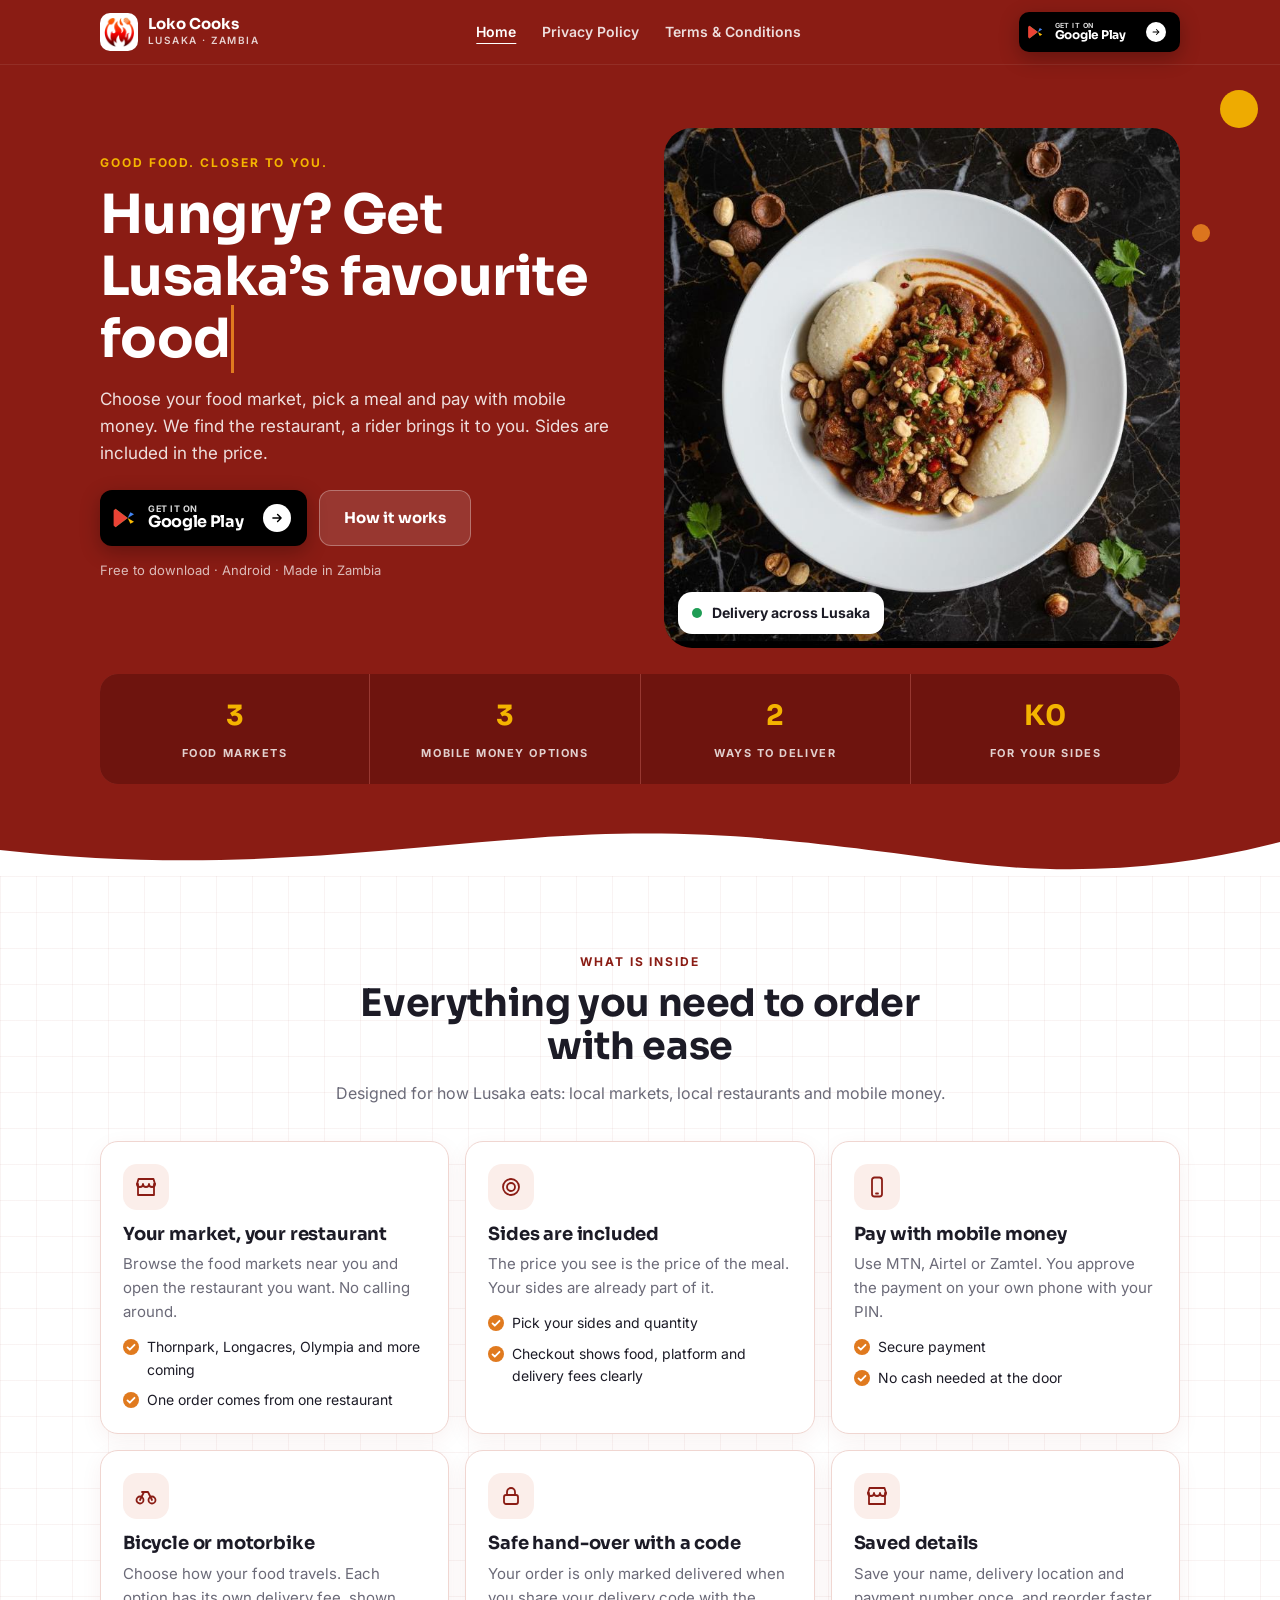
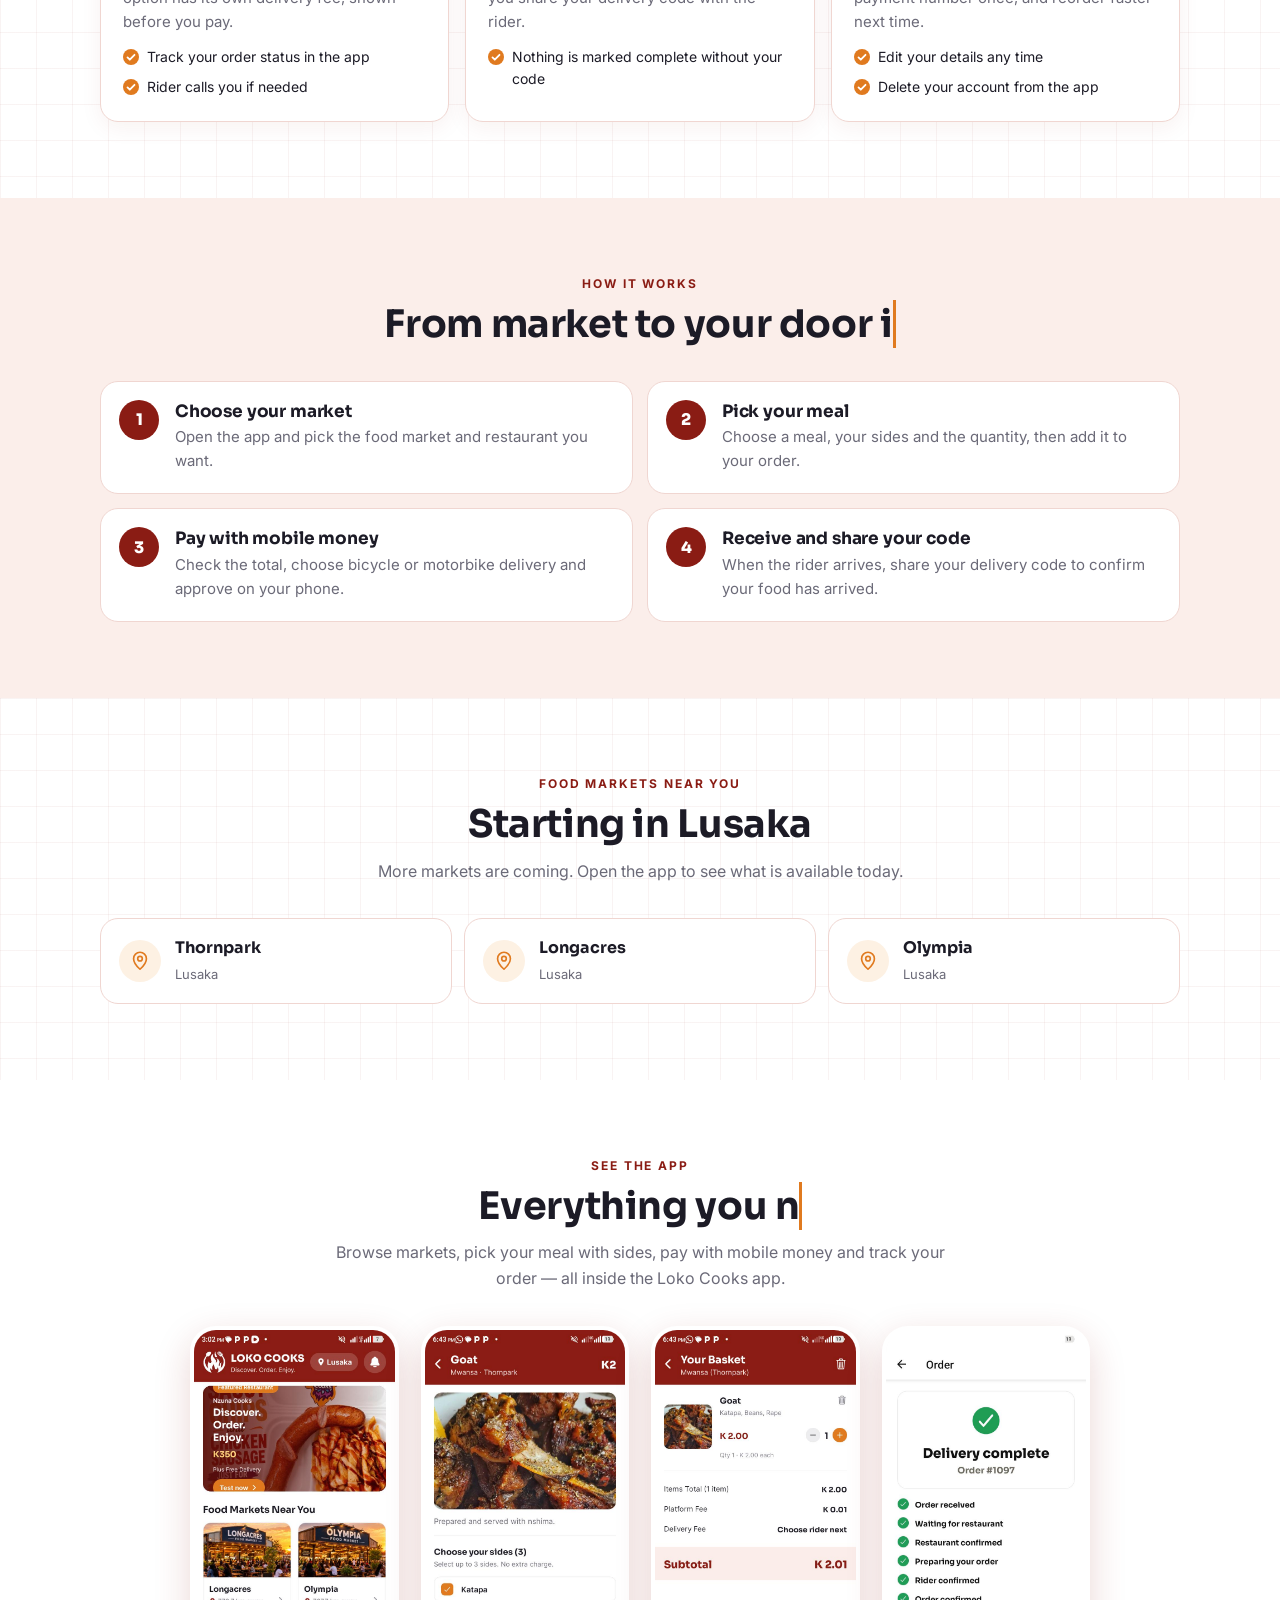
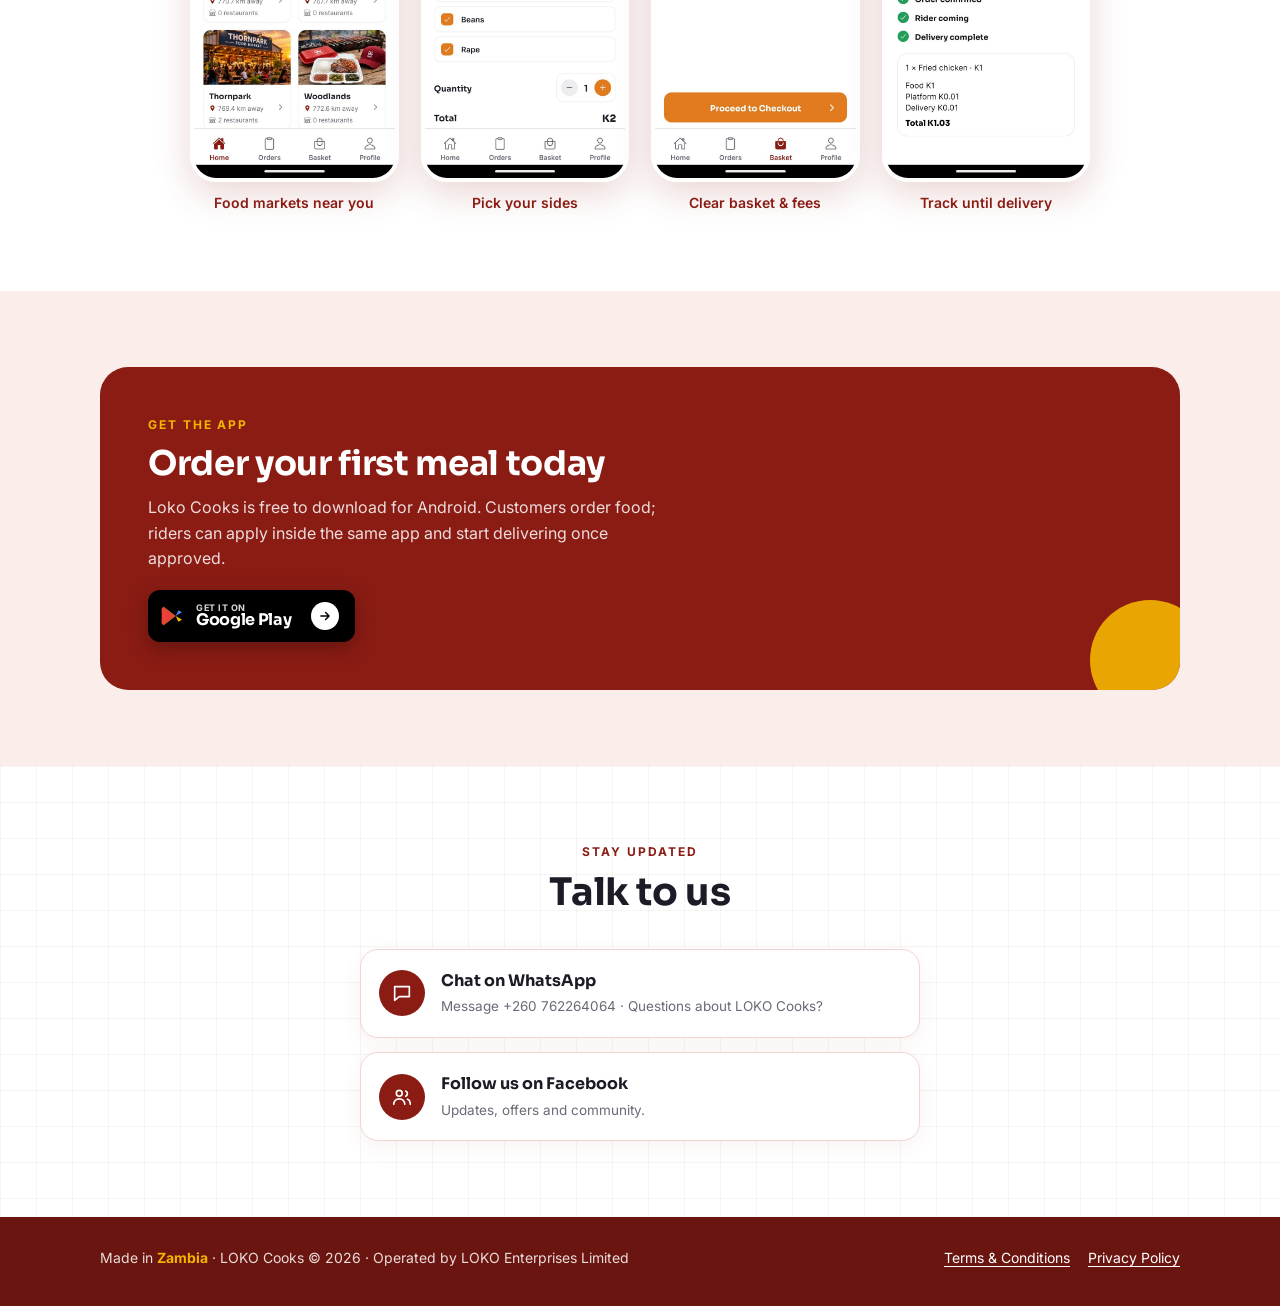
<file: index.html>
<!doctype html>
<html lang="en">
<head>
<meta charset="utf-8">
<meta name="viewport" content="width=device-width, initial-scale=1, maximum-scale=1, user-scalable=no">
<title>Loko Cooks · Good Food. Closer to You.</title>
<meta name="description" content="Loko Cooks brings food from Lusaka's markets to your door. Choose your market, pay with mobile money and track your order.">
<meta name="theme-color" content="#8a1c14">
<link rel="icon" type="image/png" href="img/favicon.png">
<link rel="preconnect" href="https://fonts.googleapis.com">
<link rel="preconnect" href="https://fonts.gstatic.com" crossorigin>
<link href="https://fonts.googleapis.com/css2?family=Inter:wght@400;500;600&family=Sora:wght@600;700;800&display=swap" rel="stylesheet">
<link rel="stylesheet" href="css/style.css">
</head>
<body>
<header class="site-header">
  <div class="wrap">
    <a class="brand" href="index.html" aria-label="Loko Cooks home">
      <img src="img/flame.png" alt="">
      <span><b>Loko Cooks</b><small>LUSAKA · ZAMBIA</small></span>
    </a>
    <nav class="nav" aria-label="Main">
      <a href="index.html" aria-current="page">Home</a>
      <a href="privacy.html">Privacy Policy</a>
      <a href="terms.html">Terms &amp; Conditions</a>
    </nav>
    <a class="play-badge play-badge-sm" href="https://play.google.com/store/apps/details?id=com.lokocooks.app" target="_blank" rel="noopener">
      <svg class="play-logo" viewBox="0 0 24 24"><path fill="#34A853" d="M3.2 20.5v-17L14.5 12z"/><path fill="#EA4335" d="M3.2 3.5L14.5 12 3.2 20.5 1.5 19V5z"/><path fill="#FBBC04" d="M14.5 12l5.8 3.4-3.3 1.9z"/><path fill="#4285F4" d="M14.5 12L20.3 8.6l-3.3-1.9z"/></svg>
      <span><small>GET IT ON</small><b>Google Play</b></span>
      <span class="arrow"><svg viewBox="0 0 24 24" fill="none" stroke="currentColor" stroke-width="2.5" stroke-linecap="round" stroke-linejoin="round"><path d="M5 12h14M13 6l6 6-6 6"/></svg></span>
    </a>
  </div>
</header>

<main>
<section class="hero" style="padding-bottom:0">
  <div class="dot-orb orb1"></div><div class="dot-orb orb2"></div>
  <div class="wrap grid">
    <div class="copy">
      <div class="eyebrow">Good Food. Closer to You.</div>
      <h1><span class="type-text">Hungry? Get Lusaka’s favourite food at your door.</span></h1>
      <p class="lead">Choose your food market, pick a meal and pay with mobile money. We find the restaurant, a rider brings it to you. Sides are included in the price.</p>
      <div class="cta">
        <a class="play-badge" href="https://play.google.com/store/apps/details?id=com.lokocooks.app" target="_blank" rel="noopener">
          <svg class="play-logo" viewBox="0 0 24 24" aria-hidden="true"><path fill="#34A853" d="M3.2 20.5v-17L14.5 12z"/><path fill="#EA4335" d="M3.2 3.5L14.5 12 3.2 20.5 1.5 19V5z"/><path fill="#FBBC04" d="M14.5 12l5.8 3.4-3.3 1.9z"/><path fill="#4285F4" d="M14.5 12L20.3 8.6l-3.3-1.9z"/></svg>
          <span><small>GET IT ON</small><b>Google Play</b></span>
          <span class="arrow"><svg viewBox="0 0 24 24" fill="none" stroke="currentColor" stroke-width="2.5" stroke-linecap="round" stroke-linejoin="round"><path d="M5 12h14M13 6l6 6-6 6"/></svg></span>
        </a>
        <a class="btn btn-ghost" href="#how">How it works</a>
      </div>
      <p class="note">Free to download · Android · Made in Zambia</p>
    </div>
    <div class="hero-photo slideshow">
      <div class="slides">
        <img src="img/slideshow/food1.jpg" alt="Stew with nshima and peanuts" class="slide active">
        <img src="img/slideshow/food2.jpg" alt="Grilled steak with salad and chips" class="slide">
        <img src="img/slideshow/food3.jpg" alt="Grilled chicken with chips" class="slide">
      </div>
      <div class="tag"><i></i> Delivery across Lusaka</div>
    </div>
  </div>
</section>

<div class="stats-wrap">
  <div class="wrap">
    <div class="stats">
      <div class="stat"><b>3</b><span>Food markets</span></div>
      <div class="stat"><b>3</b><span>Mobile money options</span></div>
      <div class="stat"><b>2</b><span>Ways to deliver</span></div>
      <div class="stat"><b>K0</b><span>For your sides</span></div>
    </div>
  </div>
  <svg class="wave" viewBox="0 0 1440 56" preserveAspectRatio="none" aria-hidden="true"><path d="M0 30C240 54 420 30 600 18 780 6 900 20 1080 42 1200 56 1320 50 1440 22V56H0z" fill="#fff"/></svg>
</div>

<section class="dotted" id="features">
  <div class="wrap">
    <div class="sec-head">
      <div class="eyebrow">What is inside</div>
      <h2>Everything you need to order with ease</h2>
      <p>Designed for how Lusaka eats: local markets, local restaurants and mobile money.</p>
    </div>
    <div class="cards three">
      <article class="card">
        <div class="ico"><svg viewBox="0 0 24 24" fill="none" stroke="currentColor" stroke-width="1.8" stroke-linecap="round" stroke-linejoin="round"><path d="M3 9l1.5-5h15L21 9"/><path d="M4 9v11h16V9"/><path d="M3 9a3 3 0 006 0 3 3 0 006 0 3 3 0 006 0"/></svg></div>
        <h3>Your market, your restaurant</h3>
        <p>Browse the food markets near you and open the restaurant you want. No calling around.</p>
        <ul class="ticks"><li>Thornpark, Longacres, Olympia and more coming</li><li>One order comes from one restaurant</li></ul>
      </article>
      <article class="card">
        <div class="ico"><svg viewBox="0 0 24 24" fill="none" stroke="currentColor" stroke-width="1.8" stroke-linecap="round" stroke-linejoin="round"><circle cx="12" cy="12" r="8"/><circle cx="12" cy="12" r="4"/></svg></div>
        <h3>Sides are included</h3>
        <p>The price you see is the price of the meal. Your sides are already part of it.</p>
        <ul class="ticks"><li>Pick your sides and quantity</li><li>Checkout shows food, platform and delivery fees clearly</li></ul>
      </article>
      <article class="card">
        <div class="ico"><svg viewBox="0 0 24 24" fill="none" stroke="currentColor" stroke-width="1.8" stroke-linecap="round" stroke-linejoin="round"><rect x="7" y="2.5" width="10" height="19" rx="2.5"/><path d="M11 18.5h2"/></svg></div>
        <h3>Pay with mobile money</h3>
        <p>Use MTN, Airtel or Zamtel. You approve the payment on your own phone with your PIN.</p>
        <ul class="ticks"><li>Secure payment</li><li>No cash needed at the door</li></ul>
      </article>
      <article class="card">
        <div class="ico"><svg viewBox="0 0 24 24" fill="none" stroke="currentColor" stroke-width="1.8" stroke-linecap="round" stroke-linejoin="round"><circle cx="6" cy="16" r="3.5"/><circle cx="18" cy="16" r="3.5"/><path d="M6 16l4-8h4l4 8M10 8H8"/></svg></div>
        <h3>Bicycle or motorbike</h3>
        <p>Choose how your food travels. Each option has its own delivery fee, shown before you pay.</p>
        <ul class="ticks"><li>Track your order status in the app</li><li>Rider calls you if needed</li></ul>
      </article>
      <article class="card">
        <div class="ico"><svg viewBox="0 0 24 24" fill="none" stroke="currentColor" stroke-width="1.8" stroke-linecap="round" stroke-linejoin="round"><rect x="5" y="11" width="14" height="9" rx="2"/><path d="M8 11V8a4 4 0 018 0v3"/></svg></div>
        <h3>Safe hand-over with a code</h3>
        <p>Your order is only marked delivered when you share your delivery code with the rider.</p>
        <ul class="ticks"><li>Nothing is marked complete without your code</li></ul>
      </article>
      <article class="card">
        <div class="ico"><svg viewBox="0 0 24 24" fill="none" stroke="currentColor" stroke-width="1.8" stroke-linecap="round" stroke-linejoin="round"><path d="M3 9l1.5-5h15L21 9"/><path d="M4 9v11h16V9"/><path d="M3 9a3 3 0 006 0 3 3 0 006 0 3 3 0 006 0"/></svg></div>
        <h3>Saved details</h3>
        <p>Save your name, delivery location and payment number once, and reorder faster next time.</p>
        <ul class="ticks"><li>Edit your details any time</li><li>Delete your account from the app</li></ul>
      </article>
    </div>
  </div>
</section>

<section class="steps-sec" id="how">
  <div class="wrap">
    <div class="sec-head">
      <div class="eyebrow">How it works</div>
      <h2><span class="type-text typing-delay">From market to your door in four steps</span></h2>
    </div>
    <div class="steps">
      <div class="step"><h3>Choose your market</h3><p>Open the app and pick the food market and restaurant you want.</p></div>
      <div class="step"><h3>Pick your meal</h3><p>Choose a meal, your sides and the quantity, then add it to your order.</p></div>
      <div class="step"><h3>Pay with mobile money</h3><p>Check the total, choose bicycle or motorbike delivery and approve on your phone.</p></div>
      <div class="step"><h3>Receive and share your code</h3><p>When the rider arrives, share your delivery code to confirm your food has arrived.</p></div>
    </div>
  </div>
</section>

<section class="dotted" id="markets">
  <div class="wrap">
    <div class="sec-head">
      <div class="eyebrow">Food markets near you</div>
      <h2>Starting in Lusaka</h2>
      <p>More markets are coming. Open the app to see what is available today.</p>
    </div>
    <div class="markets">
      <div class="market"><div class="pin"><svg viewBox="0 0 24 24" fill="none" stroke="currentColor" stroke-width="1.8" stroke-linecap="round" stroke-linejoin="round" width="22" height="22"><path d="M12 21s7-6.2 7-11.5A7 7 0 005 9.5C5 14.800 12 21 12 21z"/><circle cx="12" cy="9.5" r="2.5"/></svg></div><div><b>Thornpark</b><span>Lusaka</span></div></div>
      <div class="market"><div class="pin"><svg viewBox="0 0 24 24" fill="none" stroke="currentColor" stroke-width="1.8" stroke-linecap="round" stroke-linejoin="round" width="22" height="22"><path d="M12 21s7-6.2 7-11.5A7 7 0 005 9.5C5 14.800 12 21 12 21z"/><circle cx="12" cy="9.5" r="2.5"/></svg></div><div><b>Longacres</b><span>Lusaka</span></div></div>
      <div class="market"><div class="pin"><svg viewBox="0 0 24 24" fill="none" stroke="currentColor" stroke-width="1.8" stroke-linecap="round" stroke-linejoin="round" width="22" height="22"><path d="M12 21s7-6.2 7-11.5A7 7 0 005 9.5C5 14.800 12 21 12 21z"/><circle cx="12" cy="9.5" r="2.5"/></svg></div><div><b>Olympia</b><span>Lusaka</span></div></div>
    </div>
  </div>
</section>


<section class="screenshots-sec" id="app-preview">
  <div class="wrap">
    <div class="sec-head">
      <div class="eyebrow">See the app</div>
      <h2><span class="type-text typing-delay-2">Everything you need, right in your pocket</span></h2>
      <p>Browse markets, pick your meal with sides, pay with mobile money and track your order — all inside the Loko Cooks app.</p>
    </div>
    <div class="screenshots-grid">
      <div class="shot">
        <img src="img/screenshots/home.png" alt="Loko Cooks home screen showing food markets near you">
        <span>Food markets near you</span>
      </div>
      <div class="shot">
        <img src="img/screenshots/food-detail.png" alt="Choose your sides for a meal">
        <span>Pick your sides</span>
      </div>
      <div class="shot">
        <img src="img/screenshots/basket.png" alt="Your basket and checkout">
        <span>Clear basket & fees</span>
      </div>
      <div class="shot">
        <img src="img/screenshots/order-complete.png" alt="Order tracking and delivery complete">
        <span>Track until delivery</span>
      </div>
    </div>
  </div>
</section>

<section class="steps-sec" id="get">
  <div class="wrap">
    <div class="rider">
      <div class="eyebrow">Get the app</div>
      <h2>Order your first meal today</h2>
      <p>Loko Cooks is free to download for Android. Customers order food; riders can apply inside the same app and start delivering once approved.</p>
      <a class="play-badge" href="https://play.google.com/store/apps/details?id=com.lokocooks.app" target="_blank" rel="noopener">
          <svg class="play-logo" viewBox="0 0 24 24" aria-hidden="true"><path fill="#34A853" d="M3.2 20.5v-17L14.5 12z"/><path fill="#EA4335" d="M3.2 3.5L14.5 12 3.2 20.5 1.5 19V5z"/><path fill="#FBBC04" d="M14.5 12l5.8 3.4-3.3 1.9z"/><path fill="#4285F4" d="M14.5 12L20.3 8.6l-3.3-1.9z"/></svg>
          <span><small>GET IT ON</small><b>Google Play</b></span>
          <span class="arrow"><svg viewBox="0 0 24 24" fill="none" stroke="currentColor" stroke-width="2.5" stroke-linecap="round" stroke-linejoin="round"><path d="M5 12h14M13 6l6 6-6 6"/></svg></span>
        </a>
      <div class="orb"></div>
    </div>
  </div>
</section>

<section class="dotted" id="contact">
  <div class="wrap">
    <div class="sec-head">
      <div class="eyebrow">Stay updated</div>
      <h2>Talk to us</h2>
    </div>
    <div class="contact-list">
      <a class="contact" href="https://wa.me/260762264064" target="_blank" rel="noopener"><div class="ico"><svg viewBox="0 0 24 24" fill="none" stroke="currentColor" stroke-width="1.8" stroke-linecap="round" stroke-linejoin="round"><path d="M4 5h16v11H9l-5 4z"/></svg></div><div><b>Chat on WhatsApp</b><span>Message +260 762264064 · Questions about LOKO Cooks?</span></div></a>
      <a class="contact" href="#"><div class="ico"><svg viewBox="0 0 24 24" fill="none" stroke="currentColor" stroke-width="1.8" stroke-linecap="round" stroke-linejoin="round"><circle cx="9" cy="8" r="3.2"/><path d="M3 20c0-3.5 2.7-6 6-6s6 2.5 6 6"/><path d="M16 5.5a3 3 0 010 5.6M18 14.4c1.8.7 3 2.5 3 5.6"/></svg></div><div><b>Follow us on Facebook</b><span>Updates, offers and community.</span></div></a>
    </div>
  </div>
</section>
</main>

<footer class="site-footer">
  <div class="wrap">
    <div>Made in <strong>Zambia</strong> · LOKO Cooks © 2026 · Operated by LOKO Enterprises Limited</div>
    <div class="links"><a href="terms.html">Terms &amp; Conditions</a><a href="privacy.html">Privacy Policy</a></div>
  </div>
</footer>


<script>
function startTyping() {
  document.querySelectorAll(".type-text").forEach((el, i) => {
    const text = el.dataset.full || el.textContent.trim();
    el.dataset.full = text;
    el.textContent = "";
    el.style.borderRight = "3px solid #e07a1f";
    el.style.whiteSpace = "normal";
    el.style.wordWrap = "break-word";
    el.style.overflowWrap = "break-word";
    el.style.display = "inline";
    let n = 0;
    const delay = 300 + i * 400;
    setTimeout(() => {
      const timer = setInterval(() => {
        el.textContent = text.slice(0, n++);
        if (n > text.length) {
          clearInterval(timer);
          setTimeout(() => el.style.borderRight = "none", 500);
        }
      }, 40);
    }, delay);
  });
}
startTyping();
setInterval(startTyping, 15000);

// Hero slideshow
const slides = document.querySelectorAll(".slideshow .slide");
let current = 0;
if (slides.length) {
  setInterval(() => {
    slides[current].classList.remove("active");
    current = (current + 1) % slides.length;
    slides[current].classList.add("active");
  }, 3500);
}
</script>
</body>
</html>
</file>
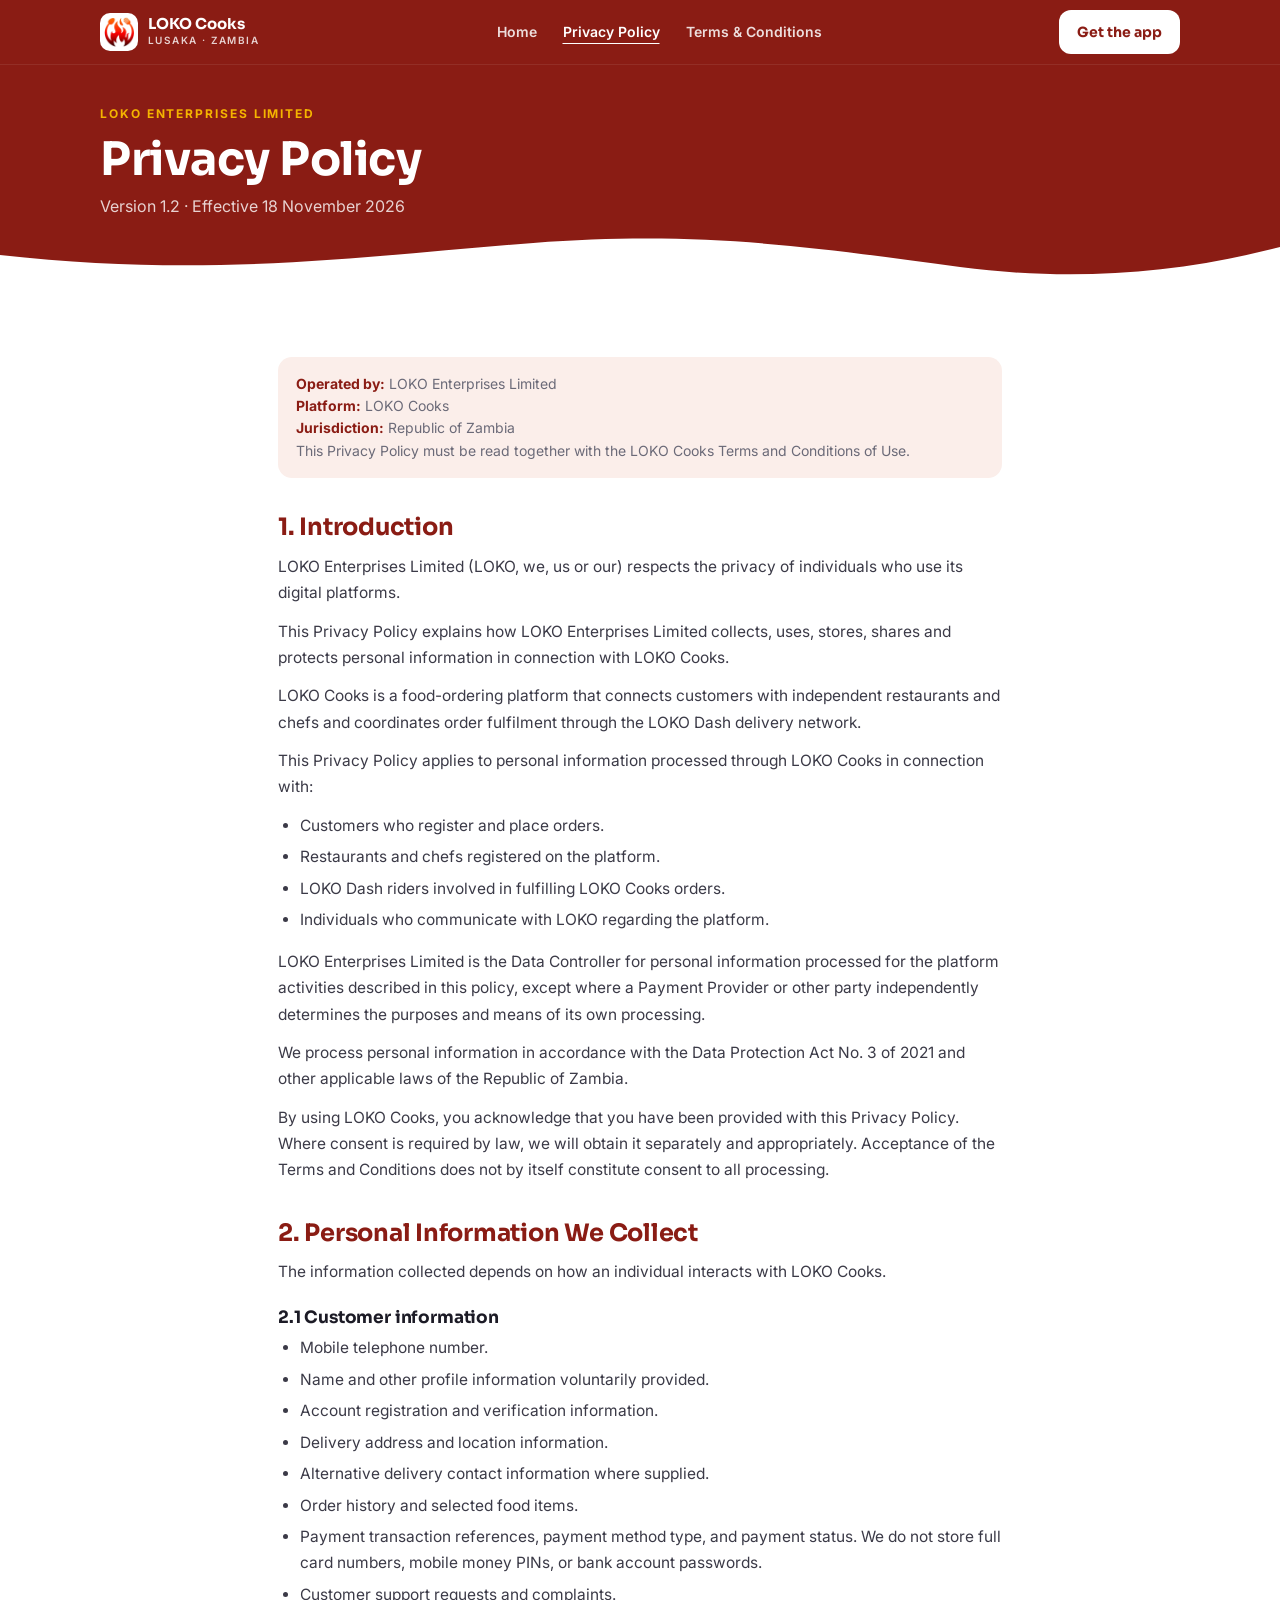
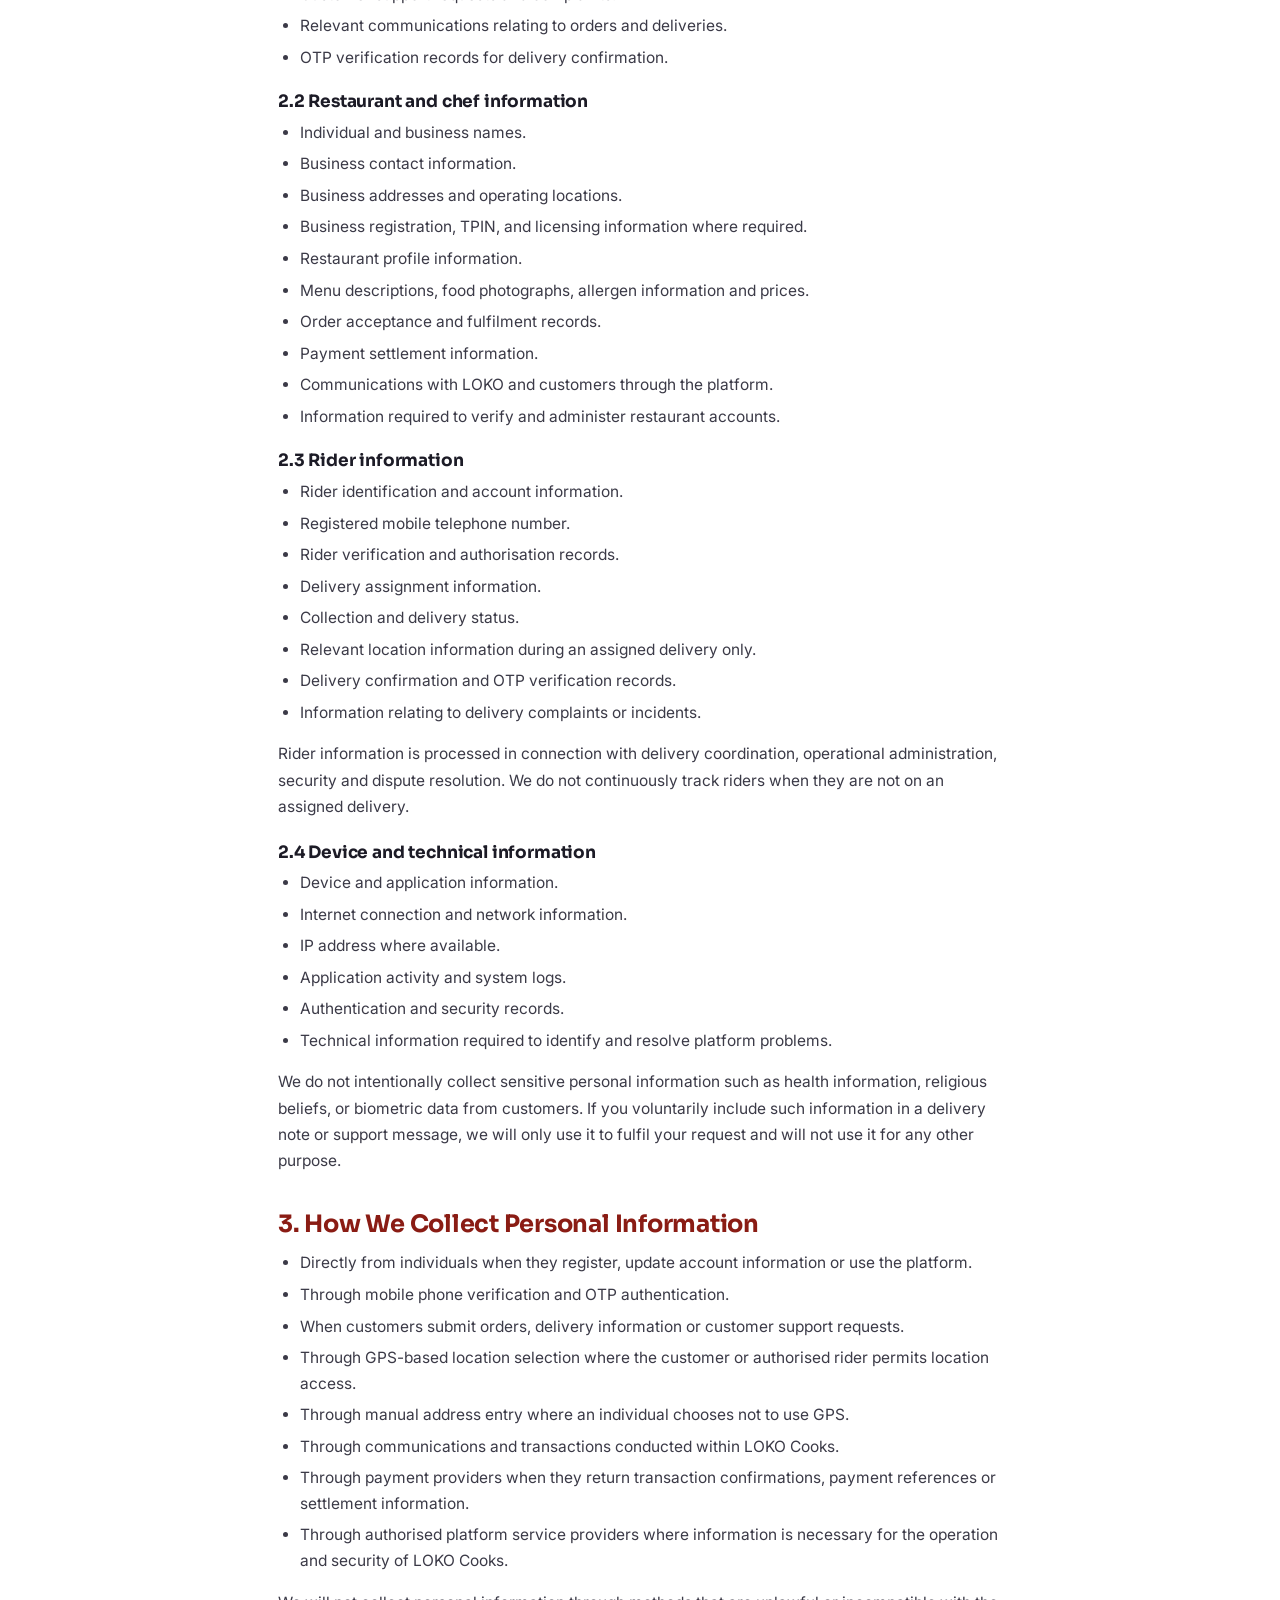
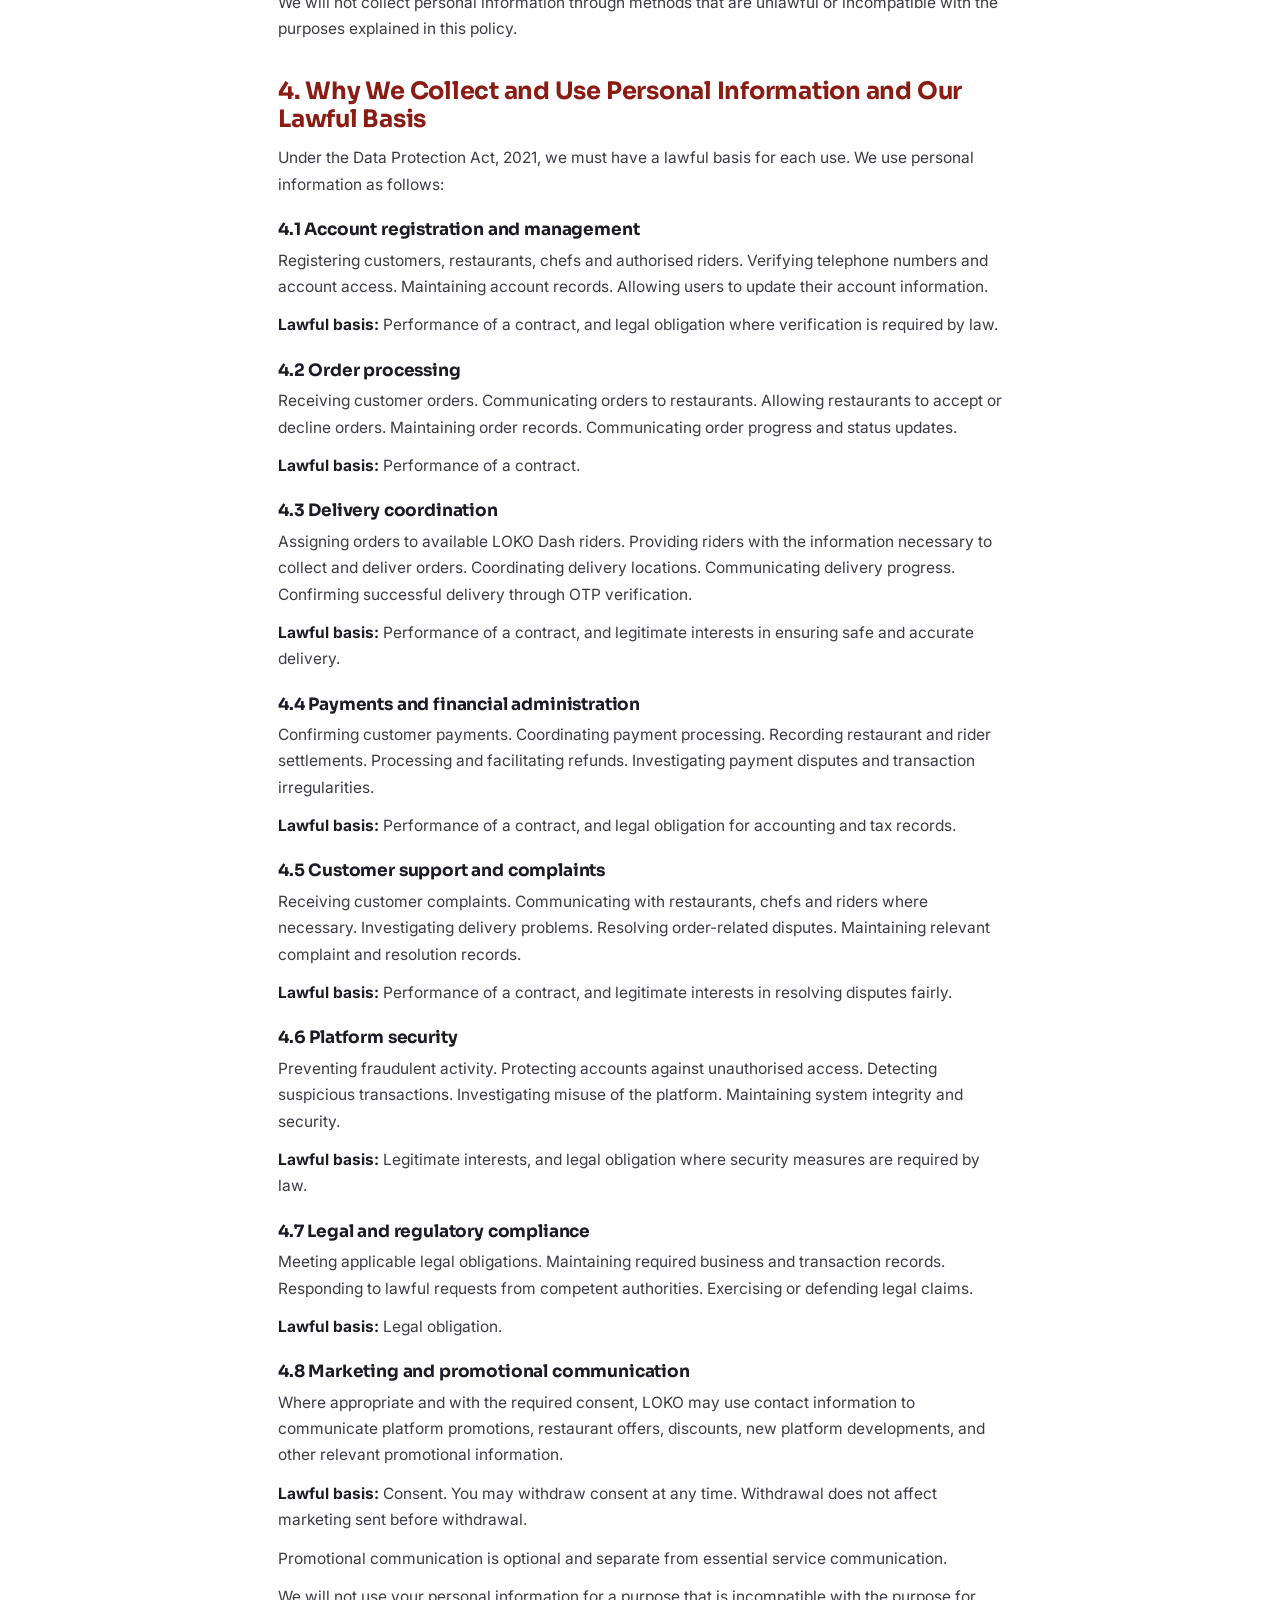
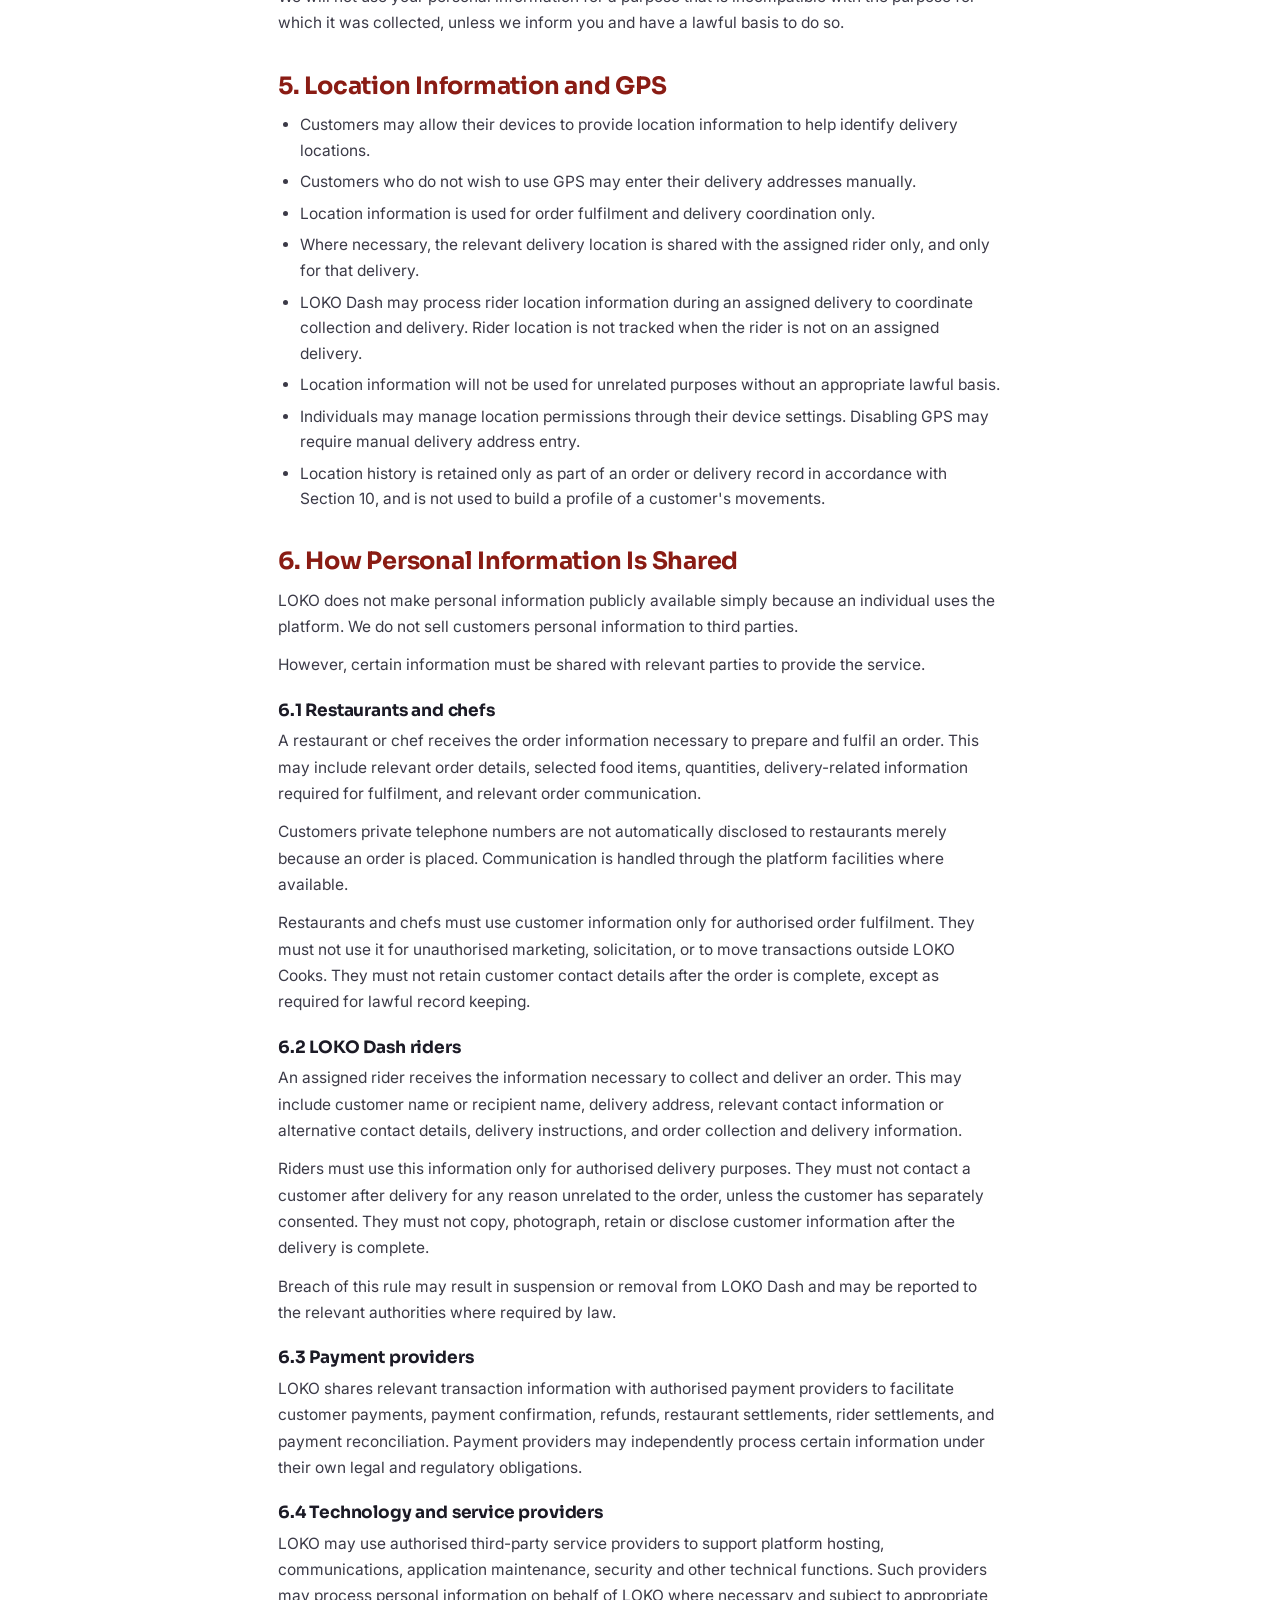
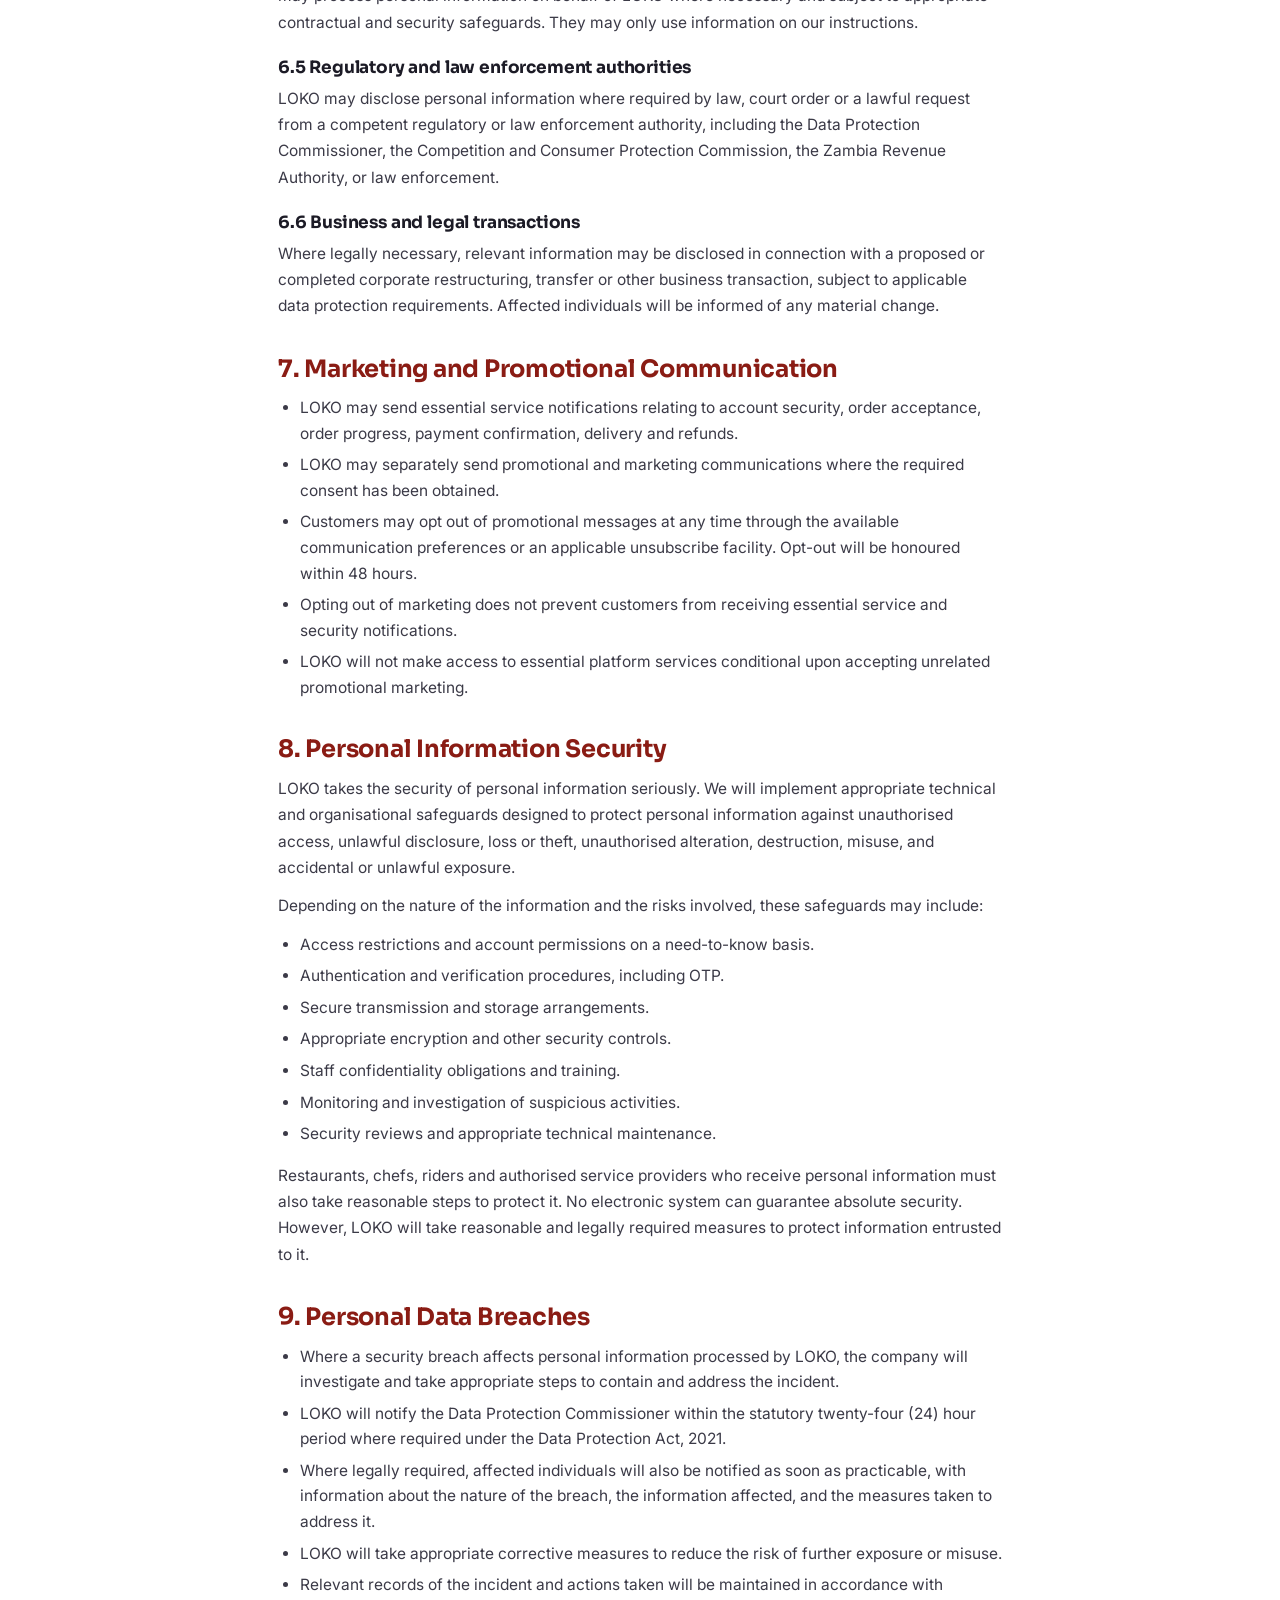
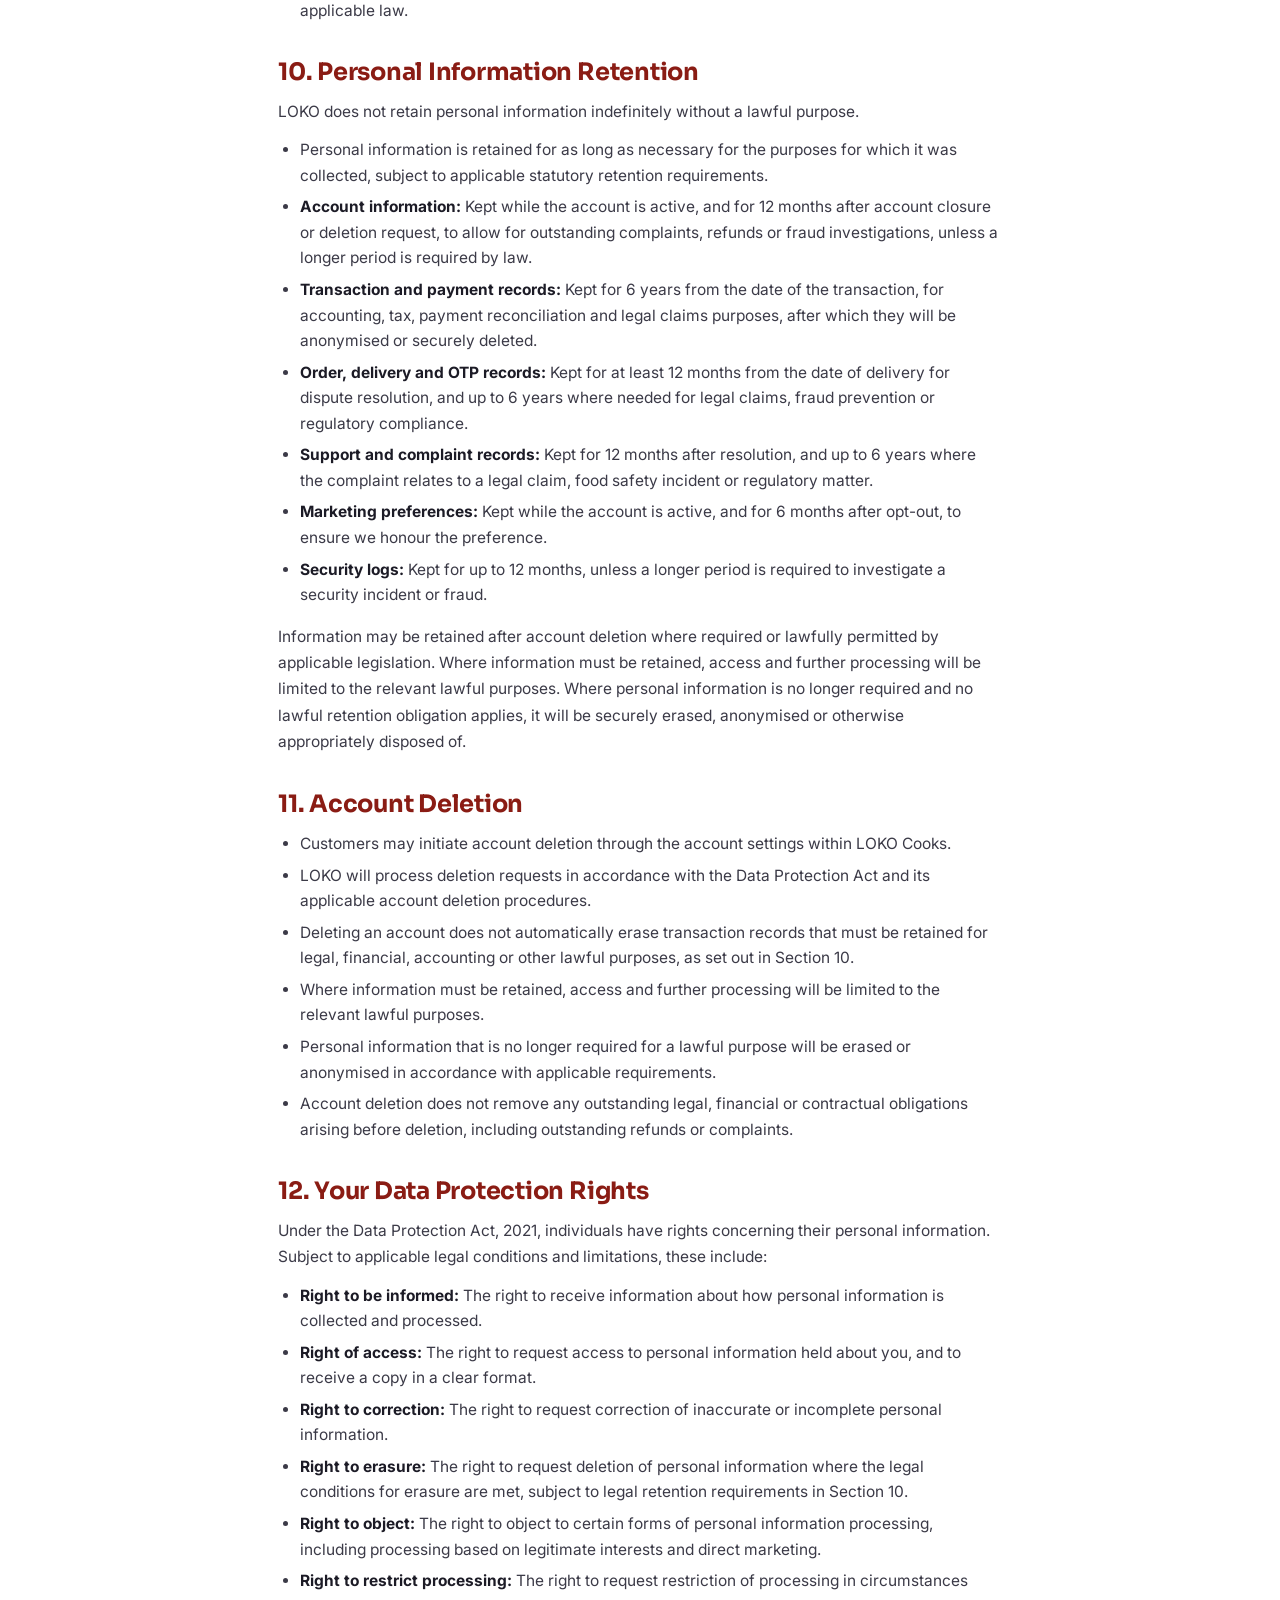
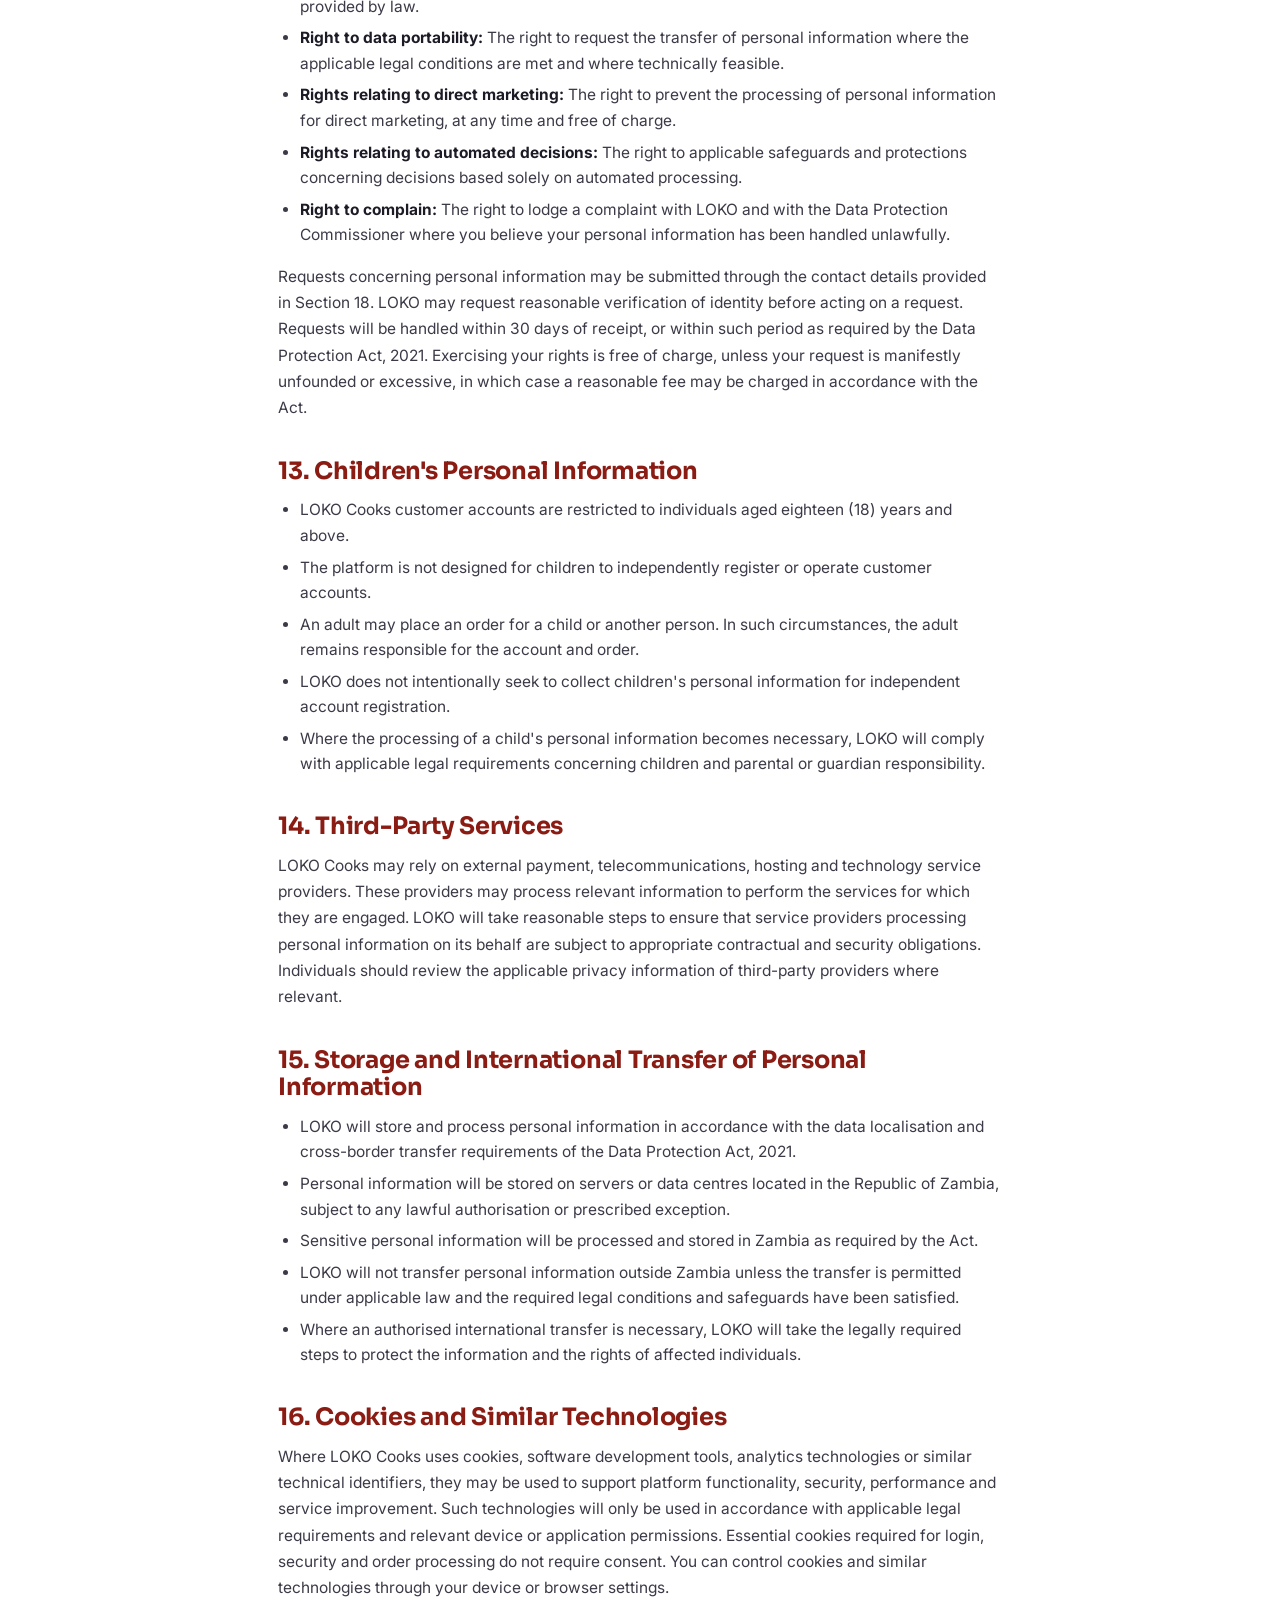
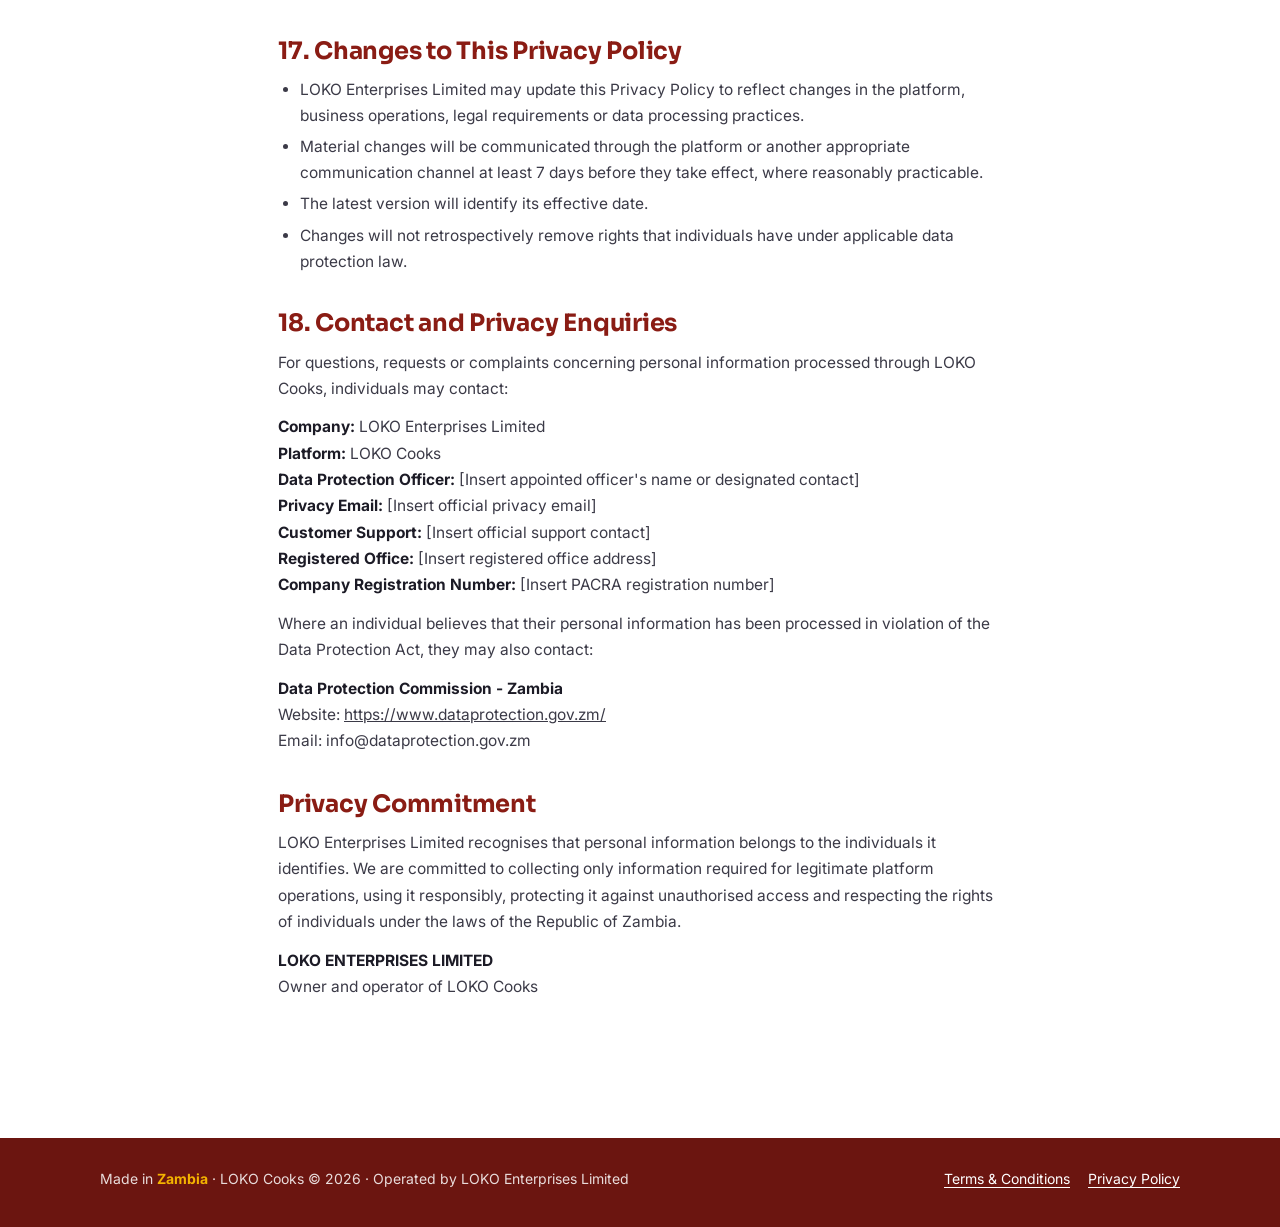
<file: privacy.html>
<!doctype html>
<html lang="en">
<head>
<meta charset="utf-8">
<meta name="viewport" content="width=device-width, initial-scale=1, maximum-scale=1, user-scalable=no">
<title>Privacy Policy · LOKO Cooks</title>
<meta name="description" content="Privacy Policy for LOKO Cooks, operated by LOKO Enterprises Limited.">
<meta name="theme-color" content="#8a1c14">
<link rel="icon" type="image/png" href="img/favicon.png">
<link rel="preconnect" href="https://fonts.googleapis.com">
<link rel="preconnect" href="https://fonts.gstatic.com" crossorigin>
<link href="https://fonts.googleapis.com/css2?family=Inter:wght@400;500;600&family=Sora:wght@600;700;800&display=swap" rel="stylesheet">
<link rel="stylesheet" href="css/style.css">
</head>
<body>
<header class="site-header">
  <div class="wrap">
    <a class="brand" href="index.html" aria-label="LOKO Cooks home">
      <img src="img/flame.png" alt="">
      <span><b>LOKO Cooks</b><small>LUSAKA · ZAMBIA</small></span>
    </a>
    <nav class="nav" aria-label="Main">
      <a href="index.html">Home</a>
      <a href="privacy.html" aria-current="page">Privacy Policy</a>
      <a href="terms.html">Terms & Conditions</a>
    </nav>
    <a class="btn btn-light" href="index.html#get">Get the app</a>
  </div>
</header>

<main>
<div class="page-hero">
  <div class="wrap">
    <div class="eyebrow">LOKO Enterprises Limited</div>
    <h1>Privacy Policy</h1>
    <p>Version 1.2 · Effective 18 November 2026</p>
  </div>
  <svg class="wave" viewBox="0 0 1440 56" preserveAspectRatio="none" aria-hidden="true"><path d="M0 30C240 54 420 30 600 18 780 6 900 20 1080 42 1200 56 1320 50 1440 22V56H0z" fill="#fff"/></svg>
</div>
<div class="legal">
  <div class="wrap">
    <div class="doc">
      <div class="meta">
        <b>Operated by:</b> LOKO Enterprises Limited<br>
        <b>Platform:</b> LOKO Cooks<br>
        <b>Jurisdiction:</b> Republic of Zambia<br>
        This Privacy Policy must be read together with the LOKO Cooks Terms and Conditions of Use.
      </div>

      <h2>1. Introduction</h2>
      <p>LOKO Enterprises Limited (LOKO, we, us or our) respects the privacy of individuals who use its digital platforms.</p>
      <p>This Privacy Policy explains how LOKO Enterprises Limited collects, uses, stores, shares and protects personal information in connection with LOKO Cooks.</p>
      <p>LOKO Cooks is a food-ordering platform that connects customers with independent restaurants and chefs and coordinates order fulfilment through the LOKO Dash delivery network.</p>
      <p>This Privacy Policy applies to personal information processed through LOKO Cooks in connection with:</p>
      <ul>
        <li>Customers who register and place orders.</li>
        <li>Restaurants and chefs registered on the platform.</li>
        <li>LOKO Dash riders involved in fulfilling LOKO Cooks orders.</li>
        <li>Individuals who communicate with LOKO regarding the platform.</li>
      </ul>
      <p>LOKO Enterprises Limited is the Data Controller for personal information processed for the platform activities described in this policy, except where a Payment Provider or other party independently determines the purposes and means of its own processing.</p>
      <p>We process personal information in accordance with the Data Protection Act No. 3 of 2021 and other applicable laws of the Republic of Zambia.</p>
      <p>By using LOKO Cooks, you acknowledge that you have been provided with this Privacy Policy. Where consent is required by law, we will obtain it separately and appropriately. Acceptance of the Terms and Conditions does not by itself constitute consent to all processing.</p>

      <h2>2. Personal Information We Collect</h2>
      <p>The information collected depends on how an individual interacts with LOKO Cooks.</p>
      <h3>2.1 Customer information</h3>
      <ul>
        <li>Mobile telephone number.</li>
        <li>Name and other profile information voluntarily provided.</li>
        <li>Account registration and verification information.</li>
        <li>Delivery address and location information.</li>
        <li>Alternative delivery contact information where supplied.</li>
        <li>Order history and selected food items.</li>
        <li>Payment transaction references, payment method type, and payment status. We do not store full card numbers, mobile money PINs, or bank account passwords.</li>
        <li>Customer support requests and complaints.</li>
        <li>Relevant communications relating to orders and deliveries.</li>
        <li>OTP verification records for delivery confirmation.</li>
      </ul>
      <h3>2.2 Restaurant and chef information</h3>
      <ul>
        <li>Individual and business names.</li>
        <li>Business contact information.</li>
        <li>Business addresses and operating locations.</li>
        <li>Business registration, TPIN, and licensing information where required.</li>
        <li>Restaurant profile information.</li>
        <li>Menu descriptions, food photographs, allergen information and prices.</li>
        <li>Order acceptance and fulfilment records.</li>
        <li>Payment settlement information.</li>
        <li>Communications with LOKO and customers through the platform.</li>
        <li>Information required to verify and administer restaurant accounts.</li>
      </ul>
      <h3>2.3 Rider information</h3>
      <ul>
        <li>Rider identification and account information.</li>
        <li>Registered mobile telephone number.</li>
        <li>Rider verification and authorisation records.</li>
        <li>Delivery assignment information.</li>
        <li>Collection and delivery status.</li>
        <li>Relevant location information during an assigned delivery only.</li>
        <li>Delivery confirmation and OTP verification records.</li>
        <li>Information relating to delivery complaints or incidents.</li>
      </ul>
      <p>Rider information is processed in connection with delivery coordination, operational administration, security and dispute resolution. We do not continuously track riders when they are not on an assigned delivery.</p>
      <h3>2.4 Device and technical information</h3>
      <ul>
        <li>Device and application information.</li>
        <li>Internet connection and network information.</li>
        <li>IP address where available.</li>
        <li>Application activity and system logs.</li>
        <li>Authentication and security records.</li>
        <li>Technical information required to identify and resolve platform problems.</li>
      </ul>
      <p>We do not intentionally collect sensitive personal information such as health information, religious beliefs, or biometric data from customers. If you voluntarily include such information in a delivery note or support message, we will only use it to fulfil your request and will not use it for any other purpose.</p>

      <h2>3. How We Collect Personal Information</h2>
      <ul>
        <li>Directly from individuals when they register, update account information or use the platform.</li>
        <li>Through mobile phone verification and OTP authentication.</li>
        <li>When customers submit orders, delivery information or customer support requests.</li>
        <li>Through GPS-based location selection where the customer or authorised rider permits location access.</li>
        <li>Through manual address entry where an individual chooses not to use GPS.</li>
        <li>Through communications and transactions conducted within LOKO Cooks.</li>
        <li>Through payment providers when they return transaction confirmations, payment references or settlement information.</li>
        <li>Through authorised platform service providers where information is necessary for the operation and security of LOKO Cooks.</li>
      </ul>
      <p>We will not collect personal information through methods that are unlawful or incompatible with the purposes explained in this policy.</p>

      <h2>4. Why We Collect and Use Personal Information and Our Lawful Basis</h2>
      <p>Under the Data Protection Act, 2021, we must have a lawful basis for each use. We use personal information as follows:</p>
      <h3>4.1 Account registration and management</h3>
      <p>Registering customers, restaurants, chefs and authorised riders. Verifying telephone numbers and account access. Maintaining account records. Allowing users to update their account information.</p>
      <p><strong>Lawful basis:</strong> Performance of a contract, and legal obligation where verification is required by law.</p>
      <h3>4.2 Order processing</h3>
      <p>Receiving customer orders. Communicating orders to restaurants. Allowing restaurants to accept or decline orders. Maintaining order records. Communicating order progress and status updates.</p>
      <p><strong>Lawful basis:</strong> Performance of a contract.</p>
      <h3>4.3 Delivery coordination</h3>
      <p>Assigning orders to available LOKO Dash riders. Providing riders with the information necessary to collect and deliver orders. Coordinating delivery locations. Communicating delivery progress. Confirming successful delivery through OTP verification.</p>
      <p><strong>Lawful basis:</strong> Performance of a contract, and legitimate interests in ensuring safe and accurate delivery.</p>
      <h3>4.4 Payments and financial administration</h3>
      <p>Confirming customer payments. Coordinating payment processing. Recording restaurant and rider settlements. Processing and facilitating refunds. Investigating payment disputes and transaction irregularities.</p>
      <p><strong>Lawful basis:</strong> Performance of a contract, and legal obligation for accounting and tax records.</p>
      <h3>4.5 Customer support and complaints</h3>
      <p>Receiving customer complaints. Communicating with restaurants, chefs and riders where necessary. Investigating delivery problems. Resolving order-related disputes. Maintaining relevant complaint and resolution records.</p>
      <p><strong>Lawful basis:</strong> Performance of a contract, and legitimate interests in resolving disputes fairly.</p>
      <h3>4.6 Platform security</h3>
      <p>Preventing fraudulent activity. Protecting accounts against unauthorised access. Detecting suspicious transactions. Investigating misuse of the platform. Maintaining system integrity and security.</p>
      <p><strong>Lawful basis:</strong> Legitimate interests, and legal obligation where security measures are required by law.</p>
      <h3>4.7 Legal and regulatory compliance</h3>
      <p>Meeting applicable legal obligations. Maintaining required business and transaction records. Responding to lawful requests from competent authorities. Exercising or defending legal claims.</p>
      <p><strong>Lawful basis:</strong> Legal obligation.</p>
      <h3>4.8 Marketing and promotional communication</h3>
      <p>Where appropriate and with the required consent, LOKO may use contact information to communicate platform promotions, restaurant offers, discounts, new platform developments, and other relevant promotional information.</p>
      <p><strong>Lawful basis:</strong> Consent. You may withdraw consent at any time. Withdrawal does not affect marketing sent before withdrawal.</p>
      <p>Promotional communication is optional and separate from essential service communication.</p>
      <p>We will not use your personal information for a purpose that is incompatible with the purpose for which it was collected, unless we inform you and have a lawful basis to do so.</p>

      <h2>5. Location Information and GPS</h2>
      <ul>
        <li>Customers may allow their devices to provide location information to help identify delivery locations.</li>
        <li>Customers who do not wish to use GPS may enter their delivery addresses manually.</li>
        <li>Location information is used for order fulfilment and delivery coordination only.</li>
        <li>Where necessary, the relevant delivery location is shared with the assigned rider only, and only for that delivery.</li>
        <li>LOKO Dash may process rider location information during an assigned delivery to coordinate collection and delivery. Rider location is not tracked when the rider is not on an assigned delivery.</li>
        <li>Location information will not be used for unrelated purposes without an appropriate lawful basis.</li>
        <li>Individuals may manage location permissions through their device settings. Disabling GPS may require manual delivery address entry.</li>
        <li>Location history is retained only as part of an order or delivery record in accordance with Section 10, and is not used to build a profile of a customer's movements.</li>
      </ul>

      <h2>6. How Personal Information Is Shared</h2>
      <p>LOKO does not make personal information publicly available simply because an individual uses the platform. We do not sell customers personal information to third parties.</p>
      <p>However, certain information must be shared with relevant parties to provide the service.</p>
      <h3>6.1 Restaurants and chefs</h3>
      <p>A restaurant or chef receives the order information necessary to prepare and fulfil an order. This may include relevant order details, selected food items, quantities, delivery-related information required for fulfilment, and relevant order communication.</p>
      <p>Customers private telephone numbers are not automatically disclosed to restaurants merely because an order is placed. Communication is handled through the platform facilities where available.</p>
      <p>Restaurants and chefs must use customer information only for authorised order fulfilment. They must not use it for unauthorised marketing, solicitation, or to move transactions outside LOKO Cooks. They must not retain customer contact details after the order is complete, except as required for lawful record keeping.</p>
      <h3>6.2 LOKO Dash riders</h3>
      <p>An assigned rider receives the information necessary to collect and deliver an order. This may include customer name or recipient name, delivery address, relevant contact information or alternative contact details, delivery instructions, and order collection and delivery information.</p>
      <p>Riders must use this information only for authorised delivery purposes. They must not contact a customer after delivery for any reason unrelated to the order, unless the customer has separately consented. They must not copy, photograph, retain or disclose customer information after the delivery is complete.</p>
      <p>Breach of this rule may result in suspension or removal from LOKO Dash and may be reported to the relevant authorities where required by law.</p>
      <h3>6.3 Payment providers</h3>
      <p>LOKO shares relevant transaction information with authorised payment providers to facilitate customer payments, payment confirmation, refunds, restaurant settlements, rider settlements, and payment reconciliation. Payment providers may independently process certain information under their own legal and regulatory obligations.</p>
      <h3>6.4 Technology and service providers</h3>
      <p>LOKO may use authorised third-party service providers to support platform hosting, communications, application maintenance, security and other technical functions. Such providers may process personal information on behalf of LOKO where necessary and subject to appropriate contractual and security safeguards. They may only use information on our instructions.</p>
      <h3>6.5 Regulatory and law enforcement authorities</h3>
      <p>LOKO may disclose personal information where required by law, court order or a lawful request from a competent regulatory or law enforcement authority, including the Data Protection Commissioner, the Competition and Consumer Protection Commission, the Zambia Revenue Authority, or law enforcement.</p>
      <h3>6.6 Business and legal transactions</h3>
      <p>Where legally necessary, relevant information may be disclosed in connection with a proposed or completed corporate restructuring, transfer or other business transaction, subject to applicable data protection requirements. Affected individuals will be informed of any material change.</p>

      <h2>7. Marketing and Promotional Communication</h2>
      <ul>
        <li>LOKO may send essential service notifications relating to account security, order acceptance, order progress, payment confirmation, delivery and refunds.</li>
        <li>LOKO may separately send promotional and marketing communications where the required consent has been obtained.</li>
        <li>Customers may opt out of promotional messages at any time through the available communication preferences or an applicable unsubscribe facility. Opt-out will be honoured within 48 hours.</li>
        <li>Opting out of marketing does not prevent customers from receiving essential service and security notifications.</li>
        <li>LOKO will not make access to essential platform services conditional upon accepting unrelated promotional marketing.</li>
      </ul>

      <h2>8. Personal Information Security</h2>
      <p>LOKO takes the security of personal information seriously. We will implement appropriate technical and organisational safeguards designed to protect personal information against unauthorised access, unlawful disclosure, loss or theft, unauthorised alteration, destruction, misuse, and accidental or unlawful exposure.</p>
      <p>Depending on the nature of the information and the risks involved, these safeguards may include:</p>
      <ul>
        <li>Access restrictions and account permissions on a need-to-know basis.</li>
        <li>Authentication and verification procedures, including OTP.</li>
        <li>Secure transmission and storage arrangements.</li>
        <li>Appropriate encryption and other security controls.</li>
        <li>Staff confidentiality obligations and training.</li>
        <li>Monitoring and investigation of suspicious activities.</li>
        <li>Security reviews and appropriate technical maintenance.</li>
      </ul>
      <p>Restaurants, chefs, riders and authorised service providers who receive personal information must also take reasonable steps to protect it. No electronic system can guarantee absolute security. However, LOKO will take reasonable and legally required measures to protect information entrusted to it.</p>

      <h2>9. Personal Data Breaches</h2>
      <ul>
        <li>Where a security breach affects personal information processed by LOKO, the company will investigate and take appropriate steps to contain and address the incident.</li>
        <li>LOKO will notify the Data Protection Commissioner within the statutory twenty-four (24) hour period where required under the Data Protection Act, 2021.</li>
        <li>Where legally required, affected individuals will also be notified as soon as practicable, with information about the nature of the breach, the information affected, and the measures taken to address it.</li>
        <li>LOKO will take appropriate corrective measures to reduce the risk of further exposure or misuse.</li>
        <li>Relevant records of the incident and actions taken will be maintained in accordance with applicable law.</li>
      </ul>

      <h2>10. Personal Information Retention</h2>
      <p>LOKO does not retain personal information indefinitely without a lawful purpose.</p>
      <ul>
        <li>Personal information is retained for as long as necessary for the purposes for which it was collected, subject to applicable statutory retention requirements.</li>
        <li><strong>Account information:</strong> Kept while the account is active, and for 12 months after account closure or deletion request, to allow for outstanding complaints, refunds or fraud investigations, unless a longer period is required by law.</li>
        <li><strong>Transaction and payment records:</strong> Kept for 6 years from the date of the transaction, for accounting, tax, payment reconciliation and legal claims purposes, after which they will be anonymised or securely deleted.</li>
        <li><strong>Order, delivery and OTP records:</strong> Kept for at least 12 months from the date of delivery for dispute resolution, and up to 6 years where needed for legal claims, fraud prevention or regulatory compliance.</li>
        <li><strong>Support and complaint records:</strong> Kept for 12 months after resolution, and up to 6 years where the complaint relates to a legal claim, food safety incident or regulatory matter.</li>
        <li><strong>Marketing preferences:</strong> Kept while the account is active, and for 6 months after opt-out, to ensure we honour the preference.</li>
        <li><strong>Security logs:</strong> Kept for up to 12 months, unless a longer period is required to investigate a security incident or fraud.</li>
      </ul>
      <p>Information may be retained after account deletion where required or lawfully permitted by applicable legislation. Where information must be retained, access and further processing will be limited to the relevant lawful purposes. Where personal information is no longer required and no lawful retention obligation applies, it will be securely erased, anonymised or otherwise appropriately disposed of.</p>

      <h2>11. Account Deletion</h2>
      <ul>
        <li>Customers may initiate account deletion through the account settings within LOKO Cooks.</li>
        <li>LOKO will process deletion requests in accordance with the Data Protection Act and its applicable account deletion procedures.</li>
        <li>Deleting an account does not automatically erase transaction records that must be retained for legal, financial, accounting or other lawful purposes, as set out in Section 10.</li>
        <li>Where information must be retained, access and further processing will be limited to the relevant lawful purposes.</li>
        <li>Personal information that is no longer required for a lawful purpose will be erased or anonymised in accordance with applicable requirements.</li>
        <li>Account deletion does not remove any outstanding legal, financial or contractual obligations arising before deletion, including outstanding refunds or complaints.</li>
      </ul>

      <h2>12. Your Data Protection Rights</h2>
      <p>Under the Data Protection Act, 2021, individuals have rights concerning their personal information. Subject to applicable legal conditions and limitations, these include:</p>
      <ul>
        <li><strong>Right to be informed:</strong> The right to receive information about how personal information is collected and processed.</li>
        <li><strong>Right of access:</strong> The right to request access to personal information held about you, and to receive a copy in a clear format.</li>
        <li><strong>Right to correction:</strong> The right to request correction of inaccurate or incomplete personal information.</li>
        <li><strong>Right to erasure:</strong> The right to request deletion of personal information where the legal conditions for erasure are met, subject to legal retention requirements in Section 10.</li>
        <li><strong>Right to object:</strong> The right to object to certain forms of personal information processing, including processing based on legitimate interests and direct marketing.</li>
        <li><strong>Right to restrict processing:</strong> The right to request restriction of processing in circumstances provided by law.</li>
        <li><strong>Right to data portability:</strong> The right to request the transfer of personal information where the applicable legal conditions are met and where technically feasible.</li>
        <li><strong>Rights relating to direct marketing:</strong> The right to prevent the processing of personal information for direct marketing, at any time and free of charge.</li>
        <li><strong>Rights relating to automated decisions:</strong> The right to applicable safeguards and protections concerning decisions based solely on automated processing.</li>
        <li><strong>Right to complain:</strong> The right to lodge a complaint with LOKO and with the Data Protection Commissioner where you believe your personal information has been handled unlawfully.</li>
      </ul>
      <p>Requests concerning personal information may be submitted through the contact details provided in Section 18. LOKO may request reasonable verification of identity before acting on a request. Requests will be handled within 30 days of receipt, or within such period as required by the Data Protection Act, 2021. Exercising your rights is free of charge, unless your request is manifestly unfounded or excessive, in which case a reasonable fee may be charged in accordance with the Act.</p>

      <h2>13. Children's Personal Information</h2>
      <ul>
        <li>LOKO Cooks customer accounts are restricted to individuals aged eighteen (18) years and above.</li>
        <li>The platform is not designed for children to independently register or operate customer accounts.</li>
        <li>An adult may place an order for a child or another person. In such circumstances, the adult remains responsible for the account and order.</li>
        <li>LOKO does not intentionally seek to collect children's personal information for independent account registration.</li>
        <li>Where the processing of a child's personal information becomes necessary, LOKO will comply with applicable legal requirements concerning children and parental or guardian responsibility.</li>
      </ul>

      <h2>14. Third-Party Services</h2>
      <p>LOKO Cooks may rely on external payment, telecommunications, hosting and technology service providers. These providers may process relevant information to perform the services for which they are engaged. LOKO will take reasonable steps to ensure that service providers processing personal information on its behalf are subject to appropriate contractual and security obligations. Individuals should review the applicable privacy information of third-party providers where relevant.</p>

      <h2>15. Storage and International Transfer of Personal Information</h2>
      <ul>
        <li>LOKO will store and process personal information in accordance with the data localisation and cross-border transfer requirements of the Data Protection Act, 2021.</li>
        <li>Personal information will be stored on servers or data centres located in the Republic of Zambia, subject to any lawful authorisation or prescribed exception.</li>
        <li>Sensitive personal information will be processed and stored in Zambia as required by the Act.</li>
        <li>LOKO will not transfer personal information outside Zambia unless the transfer is permitted under applicable law and the required legal conditions and safeguards have been satisfied.</li>
        <li>Where an authorised international transfer is necessary, LOKO will take the legally required steps to protect the information and the rights of affected individuals.</li>
      </ul>

      <h2>16. Cookies and Similar Technologies</h2>
      <p>Where LOKO Cooks uses cookies, software development tools, analytics technologies or similar technical identifiers, they may be used to support platform functionality, security, performance and service improvement. Such technologies will only be used in accordance with applicable legal requirements and relevant device or application permissions. Essential cookies required for login, security and order processing do not require consent. You can control cookies and similar technologies through your device or browser settings.</p>

      <h2>17. Changes to This Privacy Policy</h2>
      <ul>
        <li>LOKO Enterprises Limited may update this Privacy Policy to reflect changes in the platform, business operations, legal requirements or data processing practices.</li>
        <li>Material changes will be communicated through the platform or another appropriate communication channel at least 7 days before they take effect, where reasonably practicable.</li>
        <li>The latest version will identify its effective date.</li>
        <li>Changes will not retrospectively remove rights that individuals have under applicable data protection law.</li>
      </ul>

      <h2>18. Contact and Privacy Enquiries</h2>
      <p>For questions, requests or complaints concerning personal information processed through LOKO Cooks, individuals may contact:</p>
      <p>
        <strong>Company:</strong> LOKO Enterprises Limited<br>
        <strong>Platform:</strong> LOKO Cooks<br>
        <strong>Data Protection Officer:</strong> [Insert appointed officer's name or designated contact]<br>
        <strong>Privacy Email:</strong> [Insert official privacy email]<br>
        <strong>Customer Support:</strong> [Insert official support contact]<br>
        <strong>Registered Office:</strong> [Insert registered office address]<br>
        <strong>Company Registration Number:</strong> [Insert PACRA registration number]
      </p>
      <p>Where an individual believes that their personal information has been processed in violation of the Data Protection Act, they may also contact:</p>
      <p>
        <strong>Data Protection Commission - Zambia</strong><br>
        Website: <a href="https://www.dataprotection.gov.zm/" target="_blank" rel="noopener">https://www.dataprotection.gov.zm/</a><br>
        Email: info@dataprotection.gov.zm
      </p>

      <h2>Privacy Commitment</h2>
      <p>LOKO Enterprises Limited recognises that personal information belongs to the individuals it identifies. We are committed to collecting only information required for legitimate platform operations, using it responsibly, protecting it against unauthorised access and respecting the rights of individuals under the laws of the Republic of Zambia.</p>
      <p><strong>LOKO ENTERPRISES LIMITED</strong><br>Owner and operator of LOKO Cooks</p>
    </div>
  </div>
</div>
</main>

<footer class="site-footer">
  <div class="wrap">
    <div>Made in <strong>Zambia</strong> · LOKO Cooks © 2026 · Operated by LOKO Enterprises Limited</div>
    <div class="links"><a href="terms.html">Terms & Conditions</a><a href="privacy.html">Privacy Policy</a></div>
  </div>
</footer>
</body>
</html>
</file>
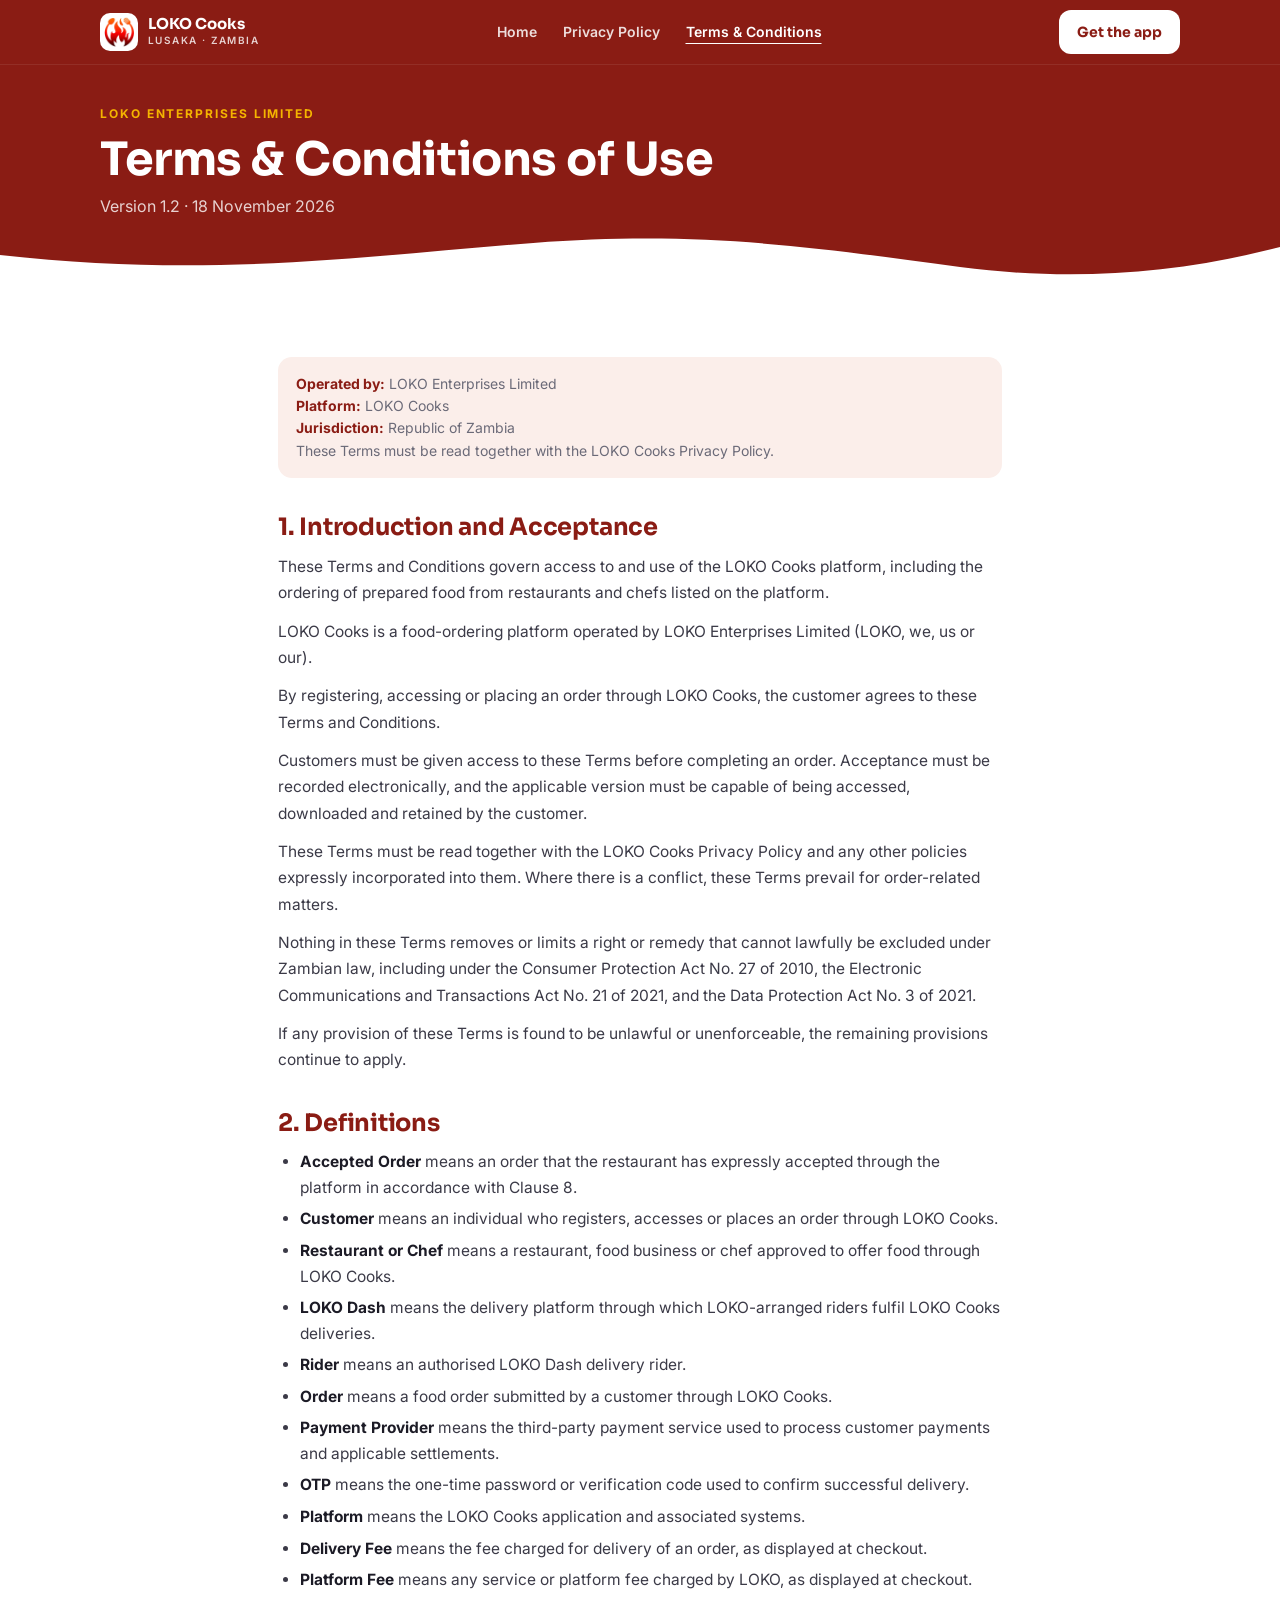
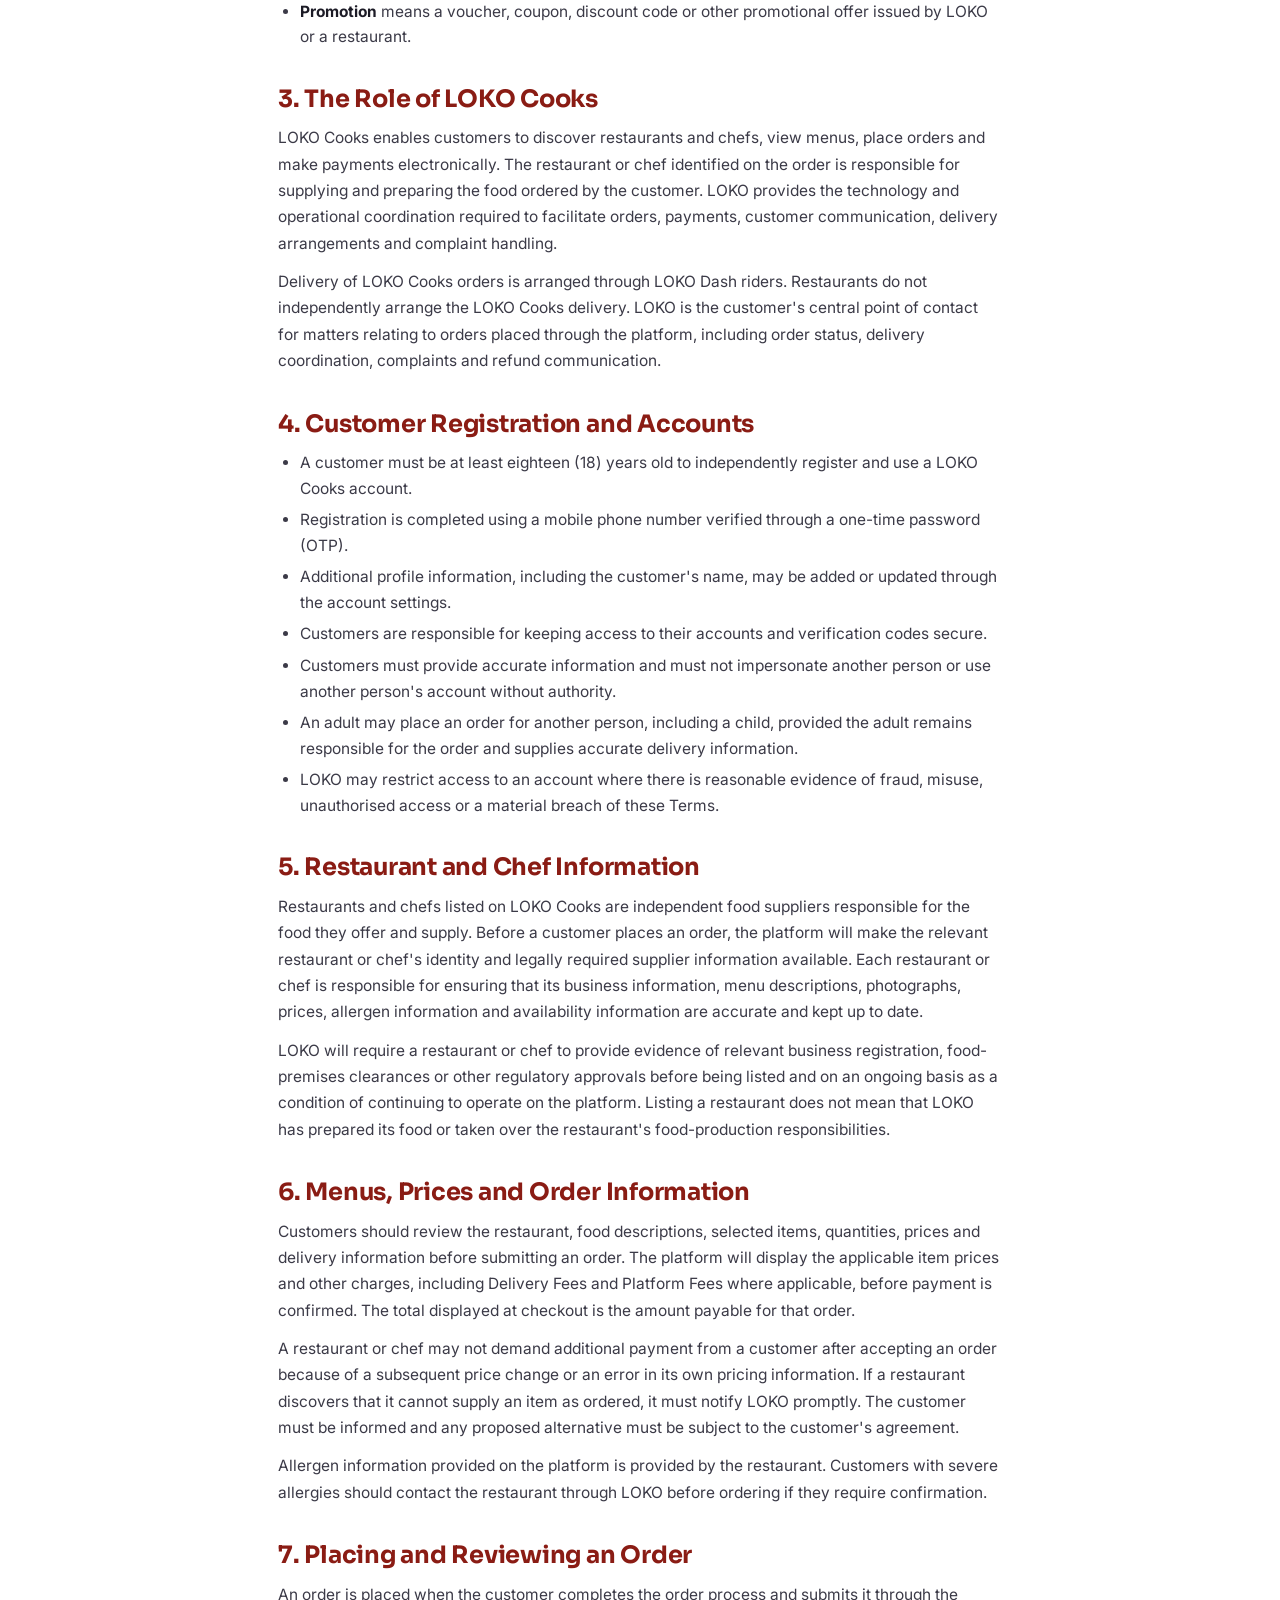
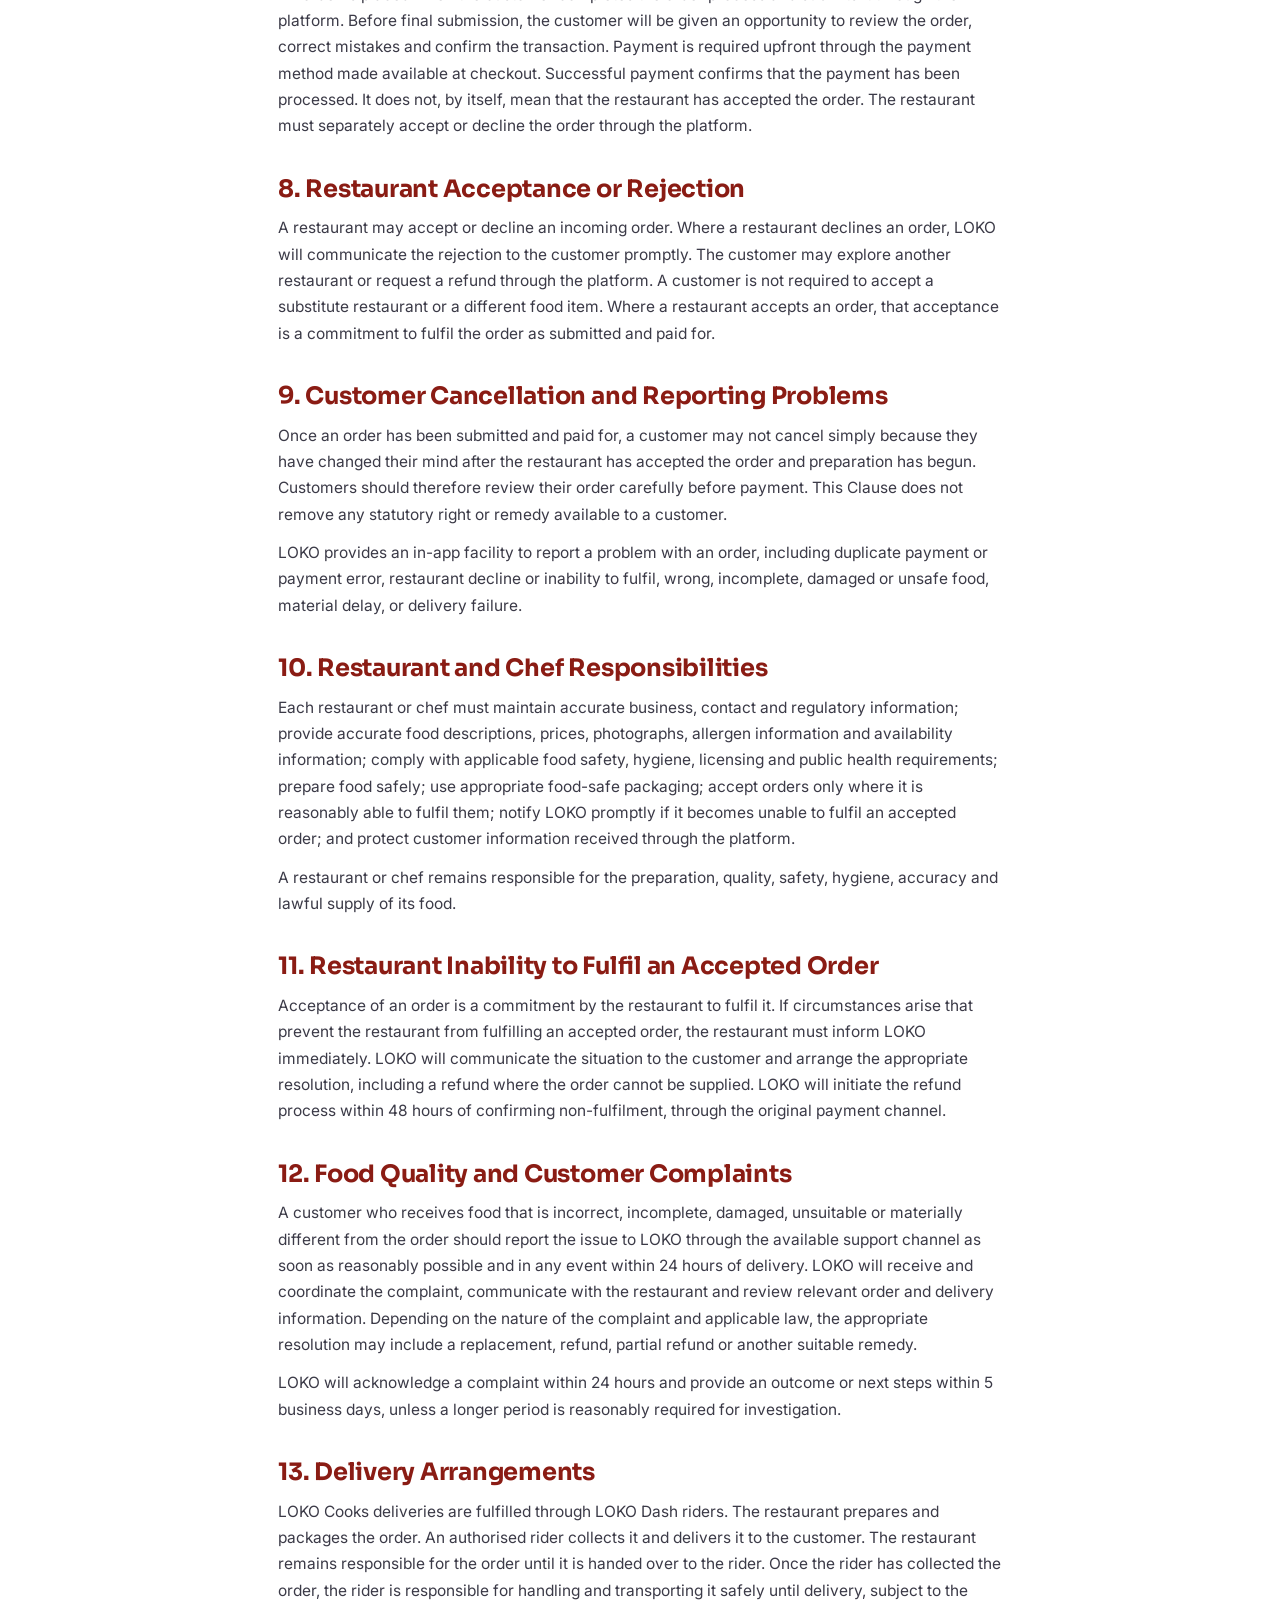
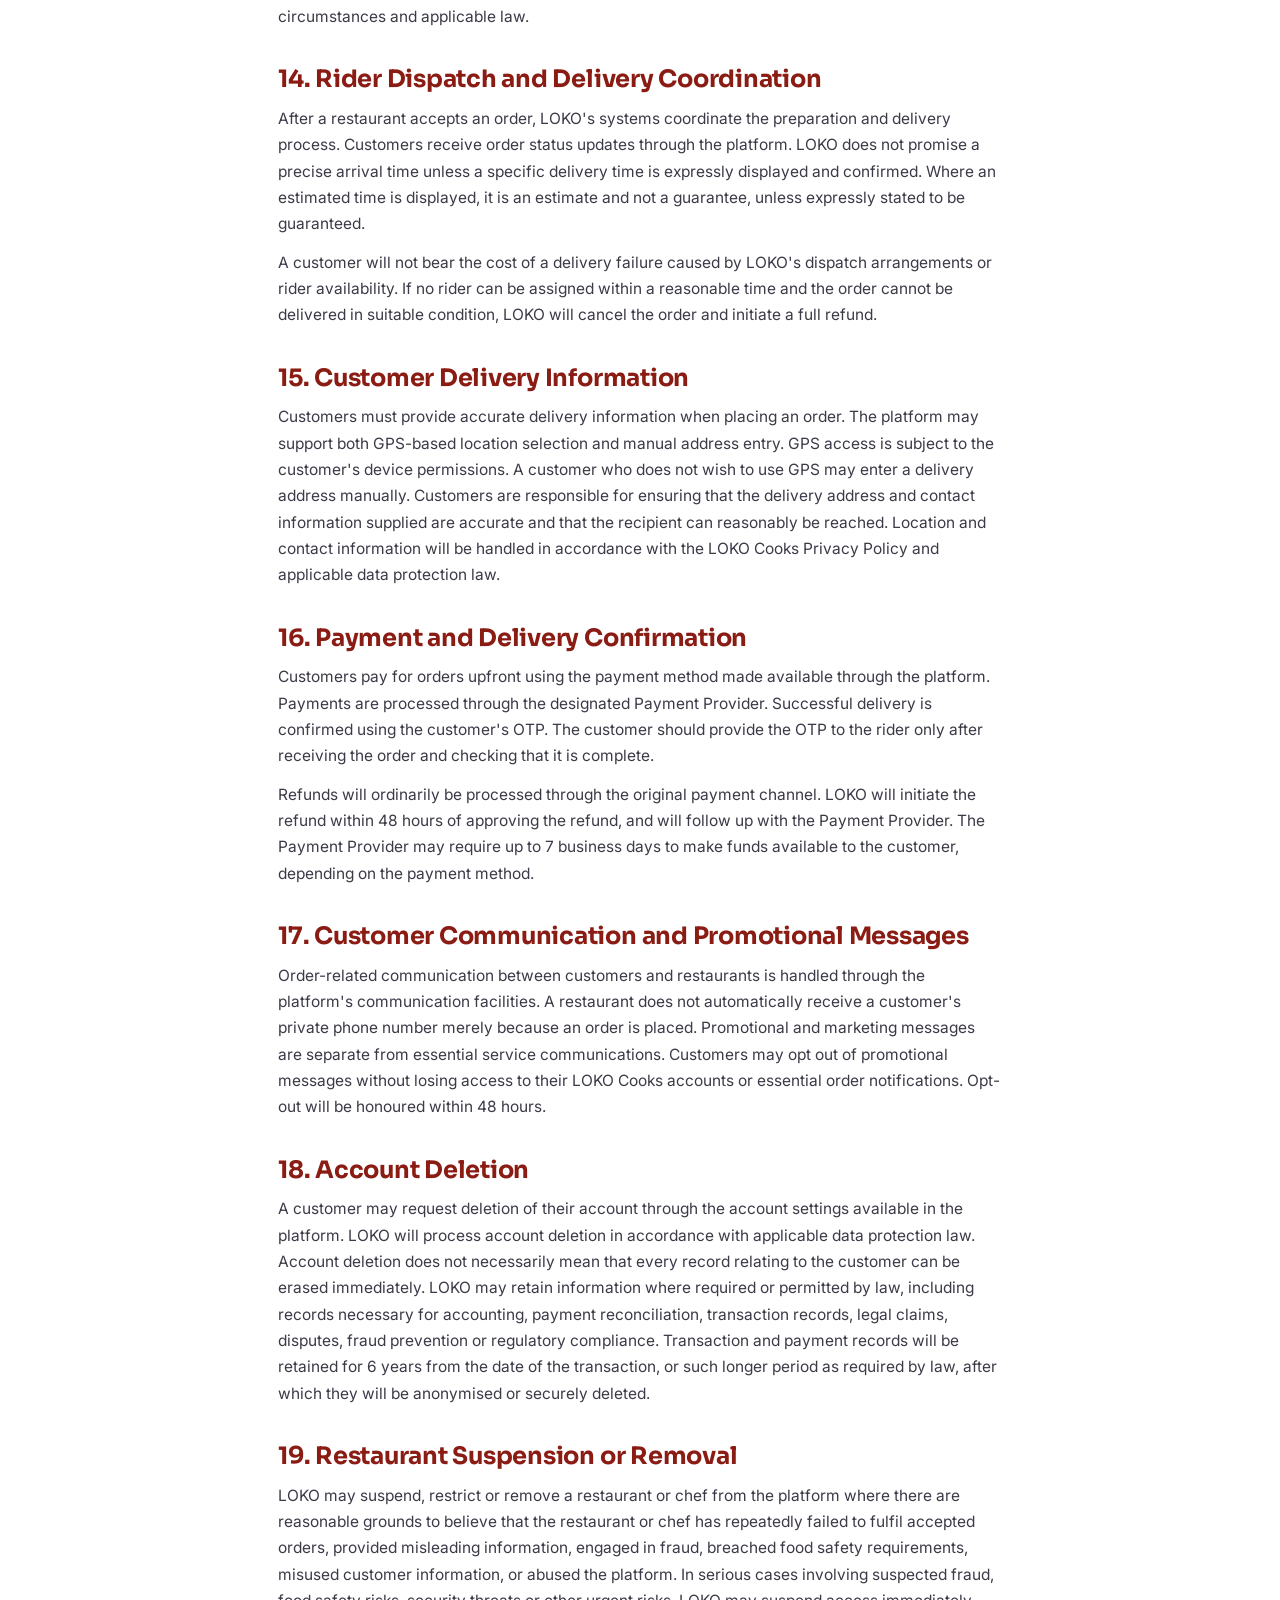
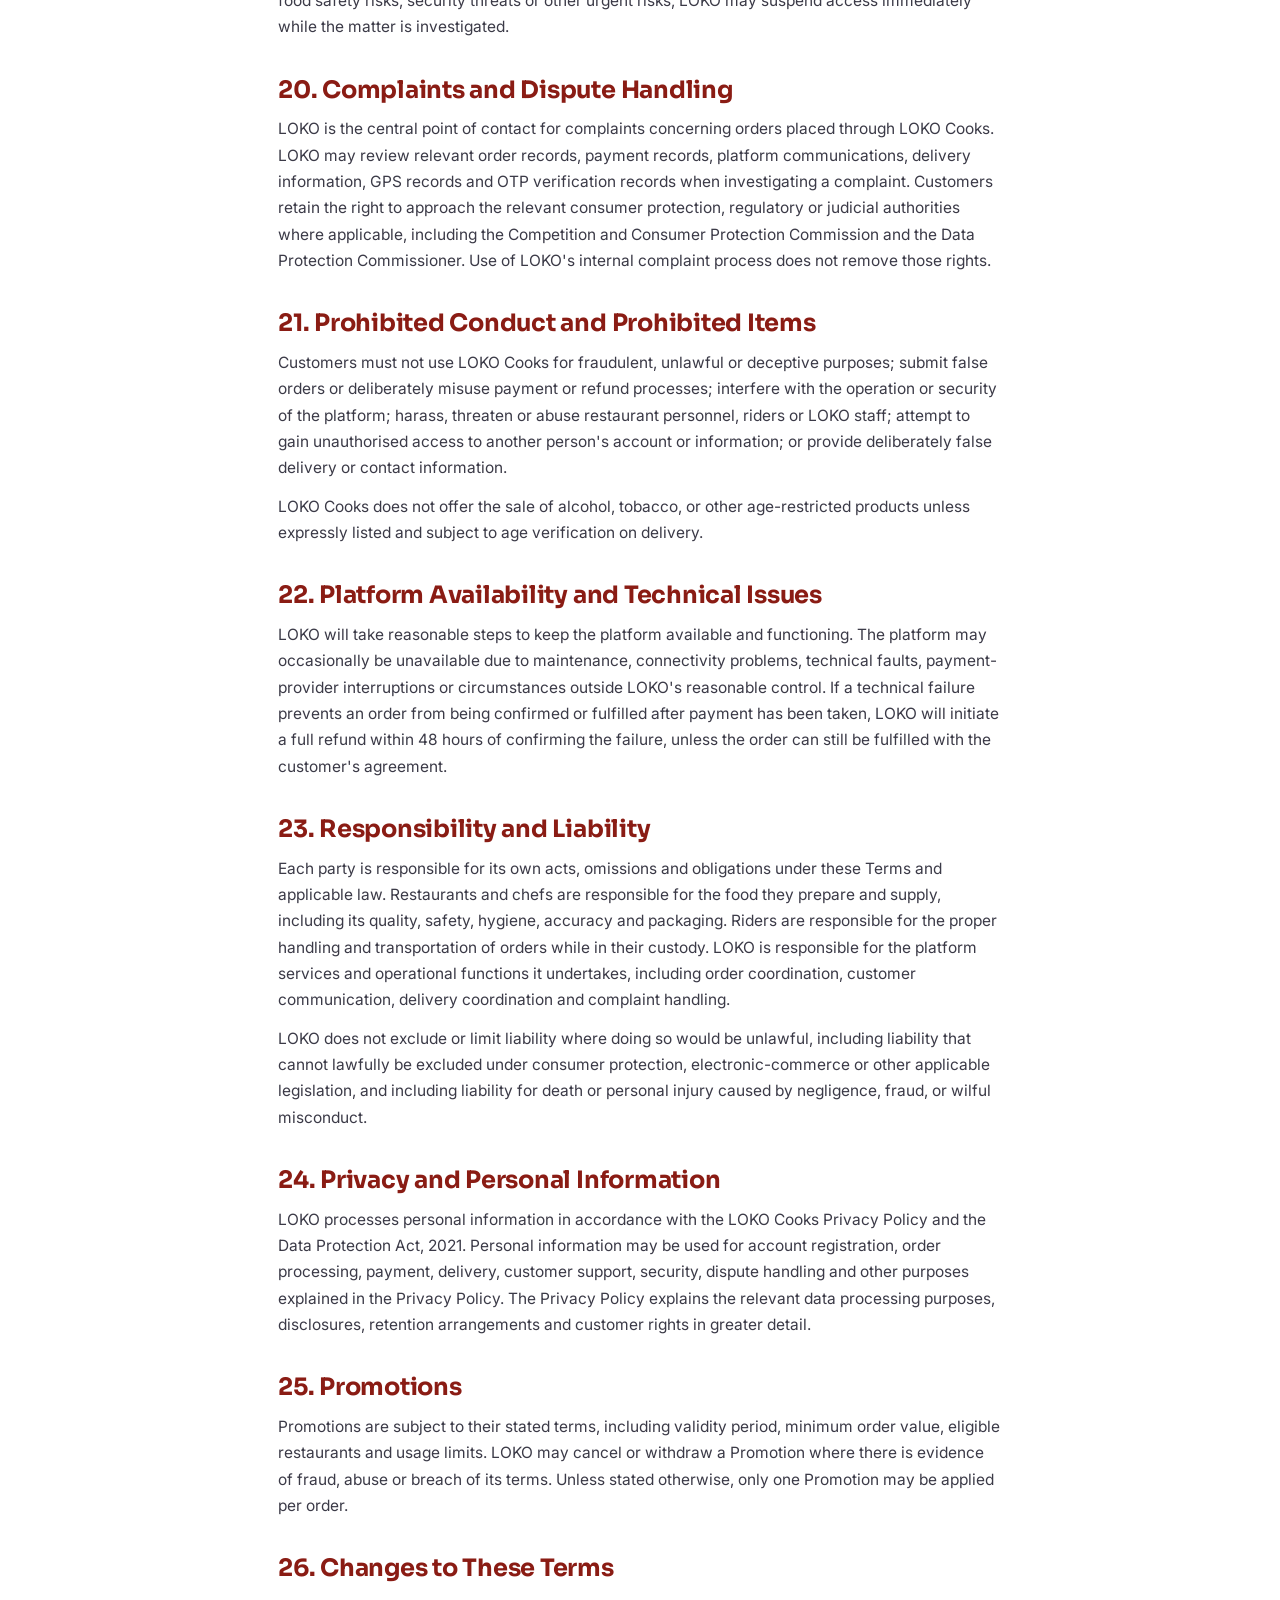
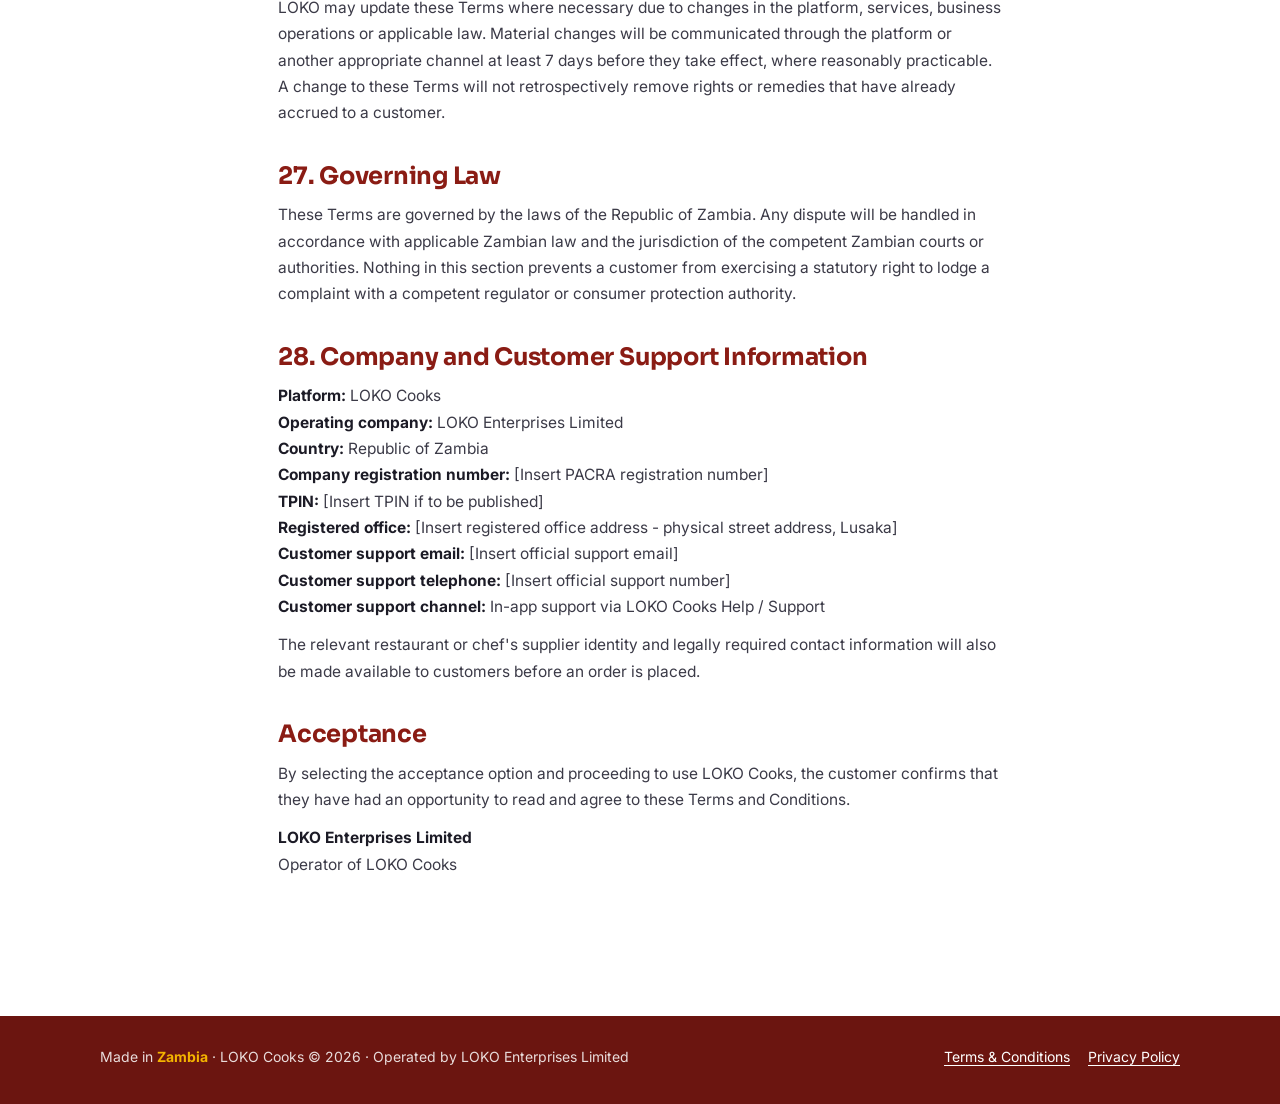
<file: terms.html>
<!doctype html>
<html lang="en">
<head>
<meta charset="utf-8">
<meta name="viewport" content="width=device-width, initial-scale=1, maximum-scale=1, user-scalable=no">
<title>Terms & Conditions · LOKO Cooks</title>
<meta name="description" content="Terms and Conditions of Use for LOKO Cooks, operated by LOKO Enterprises Limited.">
<meta name="theme-color" content="#8a1c14">
<link rel="icon" type="image/png" href="img/favicon.png">
<link rel="preconnect" href="https://fonts.googleapis.com">
<link rel="preconnect" href="https://fonts.gstatic.com" crossorigin>
<link href="https://fonts.googleapis.com/css2?family=Inter:wght@400;500;600&family=Sora:wght@600;700;800&display=swap" rel="stylesheet">
<link rel="stylesheet" href="css/style.css">
</head>
<body>
<header class="site-header">
  <div class="wrap">
    <a class="brand" href="index.html" aria-label="LOKO Cooks home">
      <img src="img/flame.png" alt="">
      <span><b>LOKO Cooks</b><small>LUSAKA · ZAMBIA</small></span>
    </a>
    <nav class="nav" aria-label="Main">
      <a href="index.html">Home</a>
      <a href="privacy.html">Privacy Policy</a>
      <a href="terms.html" aria-current="page">Terms & Conditions</a>
    </nav>
    <a class="btn btn-light" href="index.html#get">Get the app</a>
  </div>
</header>

<main>
<div class="page-hero">
  <div class="wrap">
    <div class="eyebrow">LOKO Enterprises Limited</div>
    <h1>Terms & Conditions of Use</h1>
    <p>Version 1.2 · 18 November 2026</p>
  </div>
  <svg class="wave" viewBox="0 0 1440 56" preserveAspectRatio="none" aria-hidden="true"><path d="M0 30C240 54 420 30 600 18 780 6 900 20 1080 42 1200 56 1320 50 1440 22V56H0z" fill="#fff"/></svg>
</div>
<div class="legal">
  <div class="wrap">
    <div class="doc">
      <div class="meta">
        <b>Operated by:</b> LOKO Enterprises Limited<br>
        <b>Platform:</b> LOKO Cooks<br>
        <b>Jurisdiction:</b> Republic of Zambia<br>
        These Terms must be read together with the LOKO Cooks Privacy Policy.
      </div>

      <h2>1. Introduction and Acceptance</h2>
      <p>These Terms and Conditions govern access to and use of the LOKO Cooks platform, including the ordering of prepared food from restaurants and chefs listed on the platform.</p>
      <p>LOKO Cooks is a food-ordering platform operated by LOKO Enterprises Limited (LOKO, we, us or our).</p>
      <p>By registering, accessing or placing an order through LOKO Cooks, the customer agrees to these Terms and Conditions.</p>
      <p>Customers must be given access to these Terms before completing an order. Acceptance must be recorded electronically, and the applicable version must be capable of being accessed, downloaded and retained by the customer.</p>
      <p>These Terms must be read together with the LOKO Cooks Privacy Policy and any other policies expressly incorporated into them. Where there is a conflict, these Terms prevail for order-related matters.</p>
      <p>Nothing in these Terms removes or limits a right or remedy that cannot lawfully be excluded under Zambian law, including under the Consumer Protection Act No. 27 of 2010, the Electronic Communications and Transactions Act No. 21 of 2021, and the Data Protection Act No. 3 of 2021.</p>
      <p>If any provision of these Terms is found to be unlawful or unenforceable, the remaining provisions continue to apply.</p>

      <h2>2. Definitions</h2>
      <ul>
        <li><strong>Accepted Order</strong> means an order that the restaurant has expressly accepted through the platform in accordance with Clause 8.</li>
        <li><strong>Customer</strong> means an individual who registers, accesses or places an order through LOKO Cooks.</li>
        <li><strong>Restaurant or Chef</strong> means a restaurant, food business or chef approved to offer food through LOKO Cooks.</li>
        <li><strong>LOKO Dash</strong> means the delivery platform through which LOKO-arranged riders fulfil LOKO Cooks deliveries.</li>
        <li><strong>Rider</strong> means an authorised LOKO Dash delivery rider.</li>
        <li><strong>Order</strong> means a food order submitted by a customer through LOKO Cooks.</li>
        <li><strong>Payment Provider</strong> means the third-party payment service used to process customer payments and applicable settlements.</li>
        <li><strong>OTP</strong> means the one-time password or verification code used to confirm successful delivery.</li>
        <li><strong>Platform</strong> means the LOKO Cooks application and associated systems.</li>
        <li><strong>Delivery Fee</strong> means the fee charged for delivery of an order, as displayed at checkout.</li>
        <li><strong>Platform Fee</strong> means any service or platform fee charged by LOKO, as displayed at checkout.</li>
        <li><strong>Promotion</strong> means a voucher, coupon, discount code or other promotional offer issued by LOKO or a restaurant.</li>
      </ul>

      <h2>3. The Role of LOKO Cooks</h2>
      <p>LOKO Cooks enables customers to discover restaurants and chefs, view menus, place orders and make payments electronically. The restaurant or chef identified on the order is responsible for supplying and preparing the food ordered by the customer. LOKO provides the technology and operational coordination required to facilitate orders, payments, customer communication, delivery arrangements and complaint handling.</p>
      <p>Delivery of LOKO Cooks orders is arranged through LOKO Dash riders. Restaurants do not independently arrange the LOKO Cooks delivery. LOKO is the customer's central point of contact for matters relating to orders placed through the platform, including order status, delivery coordination, complaints and refund communication.</p>

      <h2>4. Customer Registration and Accounts</h2>
      <ul>
        <li>A customer must be at least eighteen (18) years old to independently register and use a LOKO Cooks account.</li>
        <li>Registration is completed using a mobile phone number verified through a one-time password (OTP).</li>
        <li>Additional profile information, including the customer's name, may be added or updated through the account settings.</li>
        <li>Customers are responsible for keeping access to their accounts and verification codes secure.</li>
        <li>Customers must provide accurate information and must not impersonate another person or use another person's account without authority.</li>
        <li>An adult may place an order for another person, including a child, provided the adult remains responsible for the order and supplies accurate delivery information.</li>
        <li>LOKO may restrict access to an account where there is reasonable evidence of fraud, misuse, unauthorised access or a material breach of these Terms.</li>
      </ul>

      <h2>5. Restaurant and Chef Information</h2>
      <p>Restaurants and chefs listed on LOKO Cooks are independent food suppliers responsible for the food they offer and supply. Before a customer places an order, the platform will make the relevant restaurant or chef's identity and legally required supplier information available. Each restaurant or chef is responsible for ensuring that its business information, menu descriptions, photographs, prices, allergen information and availability information are accurate and kept up to date.</p>
      <p>LOKO will require a restaurant or chef to provide evidence of relevant business registration, food-premises clearances or other regulatory approvals before being listed and on an ongoing basis as a condition of continuing to operate on the platform. Listing a restaurant does not mean that LOKO has prepared its food or taken over the restaurant's food-production responsibilities.</p>

      <h2>6. Menus, Prices and Order Information</h2>
      <p>Customers should review the restaurant, food descriptions, selected items, quantities, prices and delivery information before submitting an order. The platform will display the applicable item prices and other charges, including Delivery Fees and Platform Fees where applicable, before payment is confirmed. The total displayed at checkout is the amount payable for that order.</p>
      <p>A restaurant or chef may not demand additional payment from a customer after accepting an order because of a subsequent price change or an error in its own pricing information. If a restaurant discovers that it cannot supply an item as ordered, it must notify LOKO promptly. The customer must be informed and any proposed alternative must be subject to the customer's agreement.</p>
      <p>Allergen information provided on the platform is provided by the restaurant. Customers with severe allergies should contact the restaurant through LOKO before ordering if they require confirmation.</p>

      <h2>7. Placing and Reviewing an Order</h2>
      <p>An order is placed when the customer completes the order process and submits it through the platform. Before final submission, the customer will be given an opportunity to review the order, correct mistakes and confirm the transaction. Payment is required upfront through the payment method made available at checkout. Successful payment confirms that the payment has been processed. It does not, by itself, mean that the restaurant has accepted the order. The restaurant must separately accept or decline the order through the platform.</p>

      <h2>8. Restaurant Acceptance or Rejection</h2>
      <p>A restaurant may accept or decline an incoming order. Where a restaurant declines an order, LOKO will communicate the rejection to the customer promptly. The customer may explore another restaurant or request a refund through the platform. A customer is not required to accept a substitute restaurant or a different food item. Where a restaurant accepts an order, that acceptance is a commitment to fulfil the order as submitted and paid for.</p>

      <h2>9. Customer Cancellation and Reporting Problems</h2>
      <p>Once an order has been submitted and paid for, a customer may not cancel simply because they have changed their mind after the restaurant has accepted the order and preparation has begun. Customers should therefore review their order carefully before payment. This Clause does not remove any statutory right or remedy available to a customer.</p>
      <p>LOKO provides an in-app facility to report a problem with an order, including duplicate payment or payment error, restaurant decline or inability to fulfil, wrong, incomplete, damaged or unsafe food, material delay, or delivery failure.</p>

      <h2>10. Restaurant and Chef Responsibilities</h2>
      <p>Each restaurant or chef must maintain accurate business, contact and regulatory information; provide accurate food descriptions, prices, photographs, allergen information and availability information; comply with applicable food safety, hygiene, licensing and public health requirements; prepare food safely; use appropriate food-safe packaging; accept orders only where it is reasonably able to fulfil them; notify LOKO promptly if it becomes unable to fulfil an accepted order; and protect customer information received through the platform.</p>
      <p>A restaurant or chef remains responsible for the preparation, quality, safety, hygiene, accuracy and lawful supply of its food.</p>

      <h2>11. Restaurant Inability to Fulfil an Accepted Order</h2>
      <p>Acceptance of an order is a commitment by the restaurant to fulfil it. If circumstances arise that prevent the restaurant from fulfilling an accepted order, the restaurant must inform LOKO immediately. LOKO will communicate the situation to the customer and arrange the appropriate resolution, including a refund where the order cannot be supplied. LOKO will initiate the refund process within 48 hours of confirming non-fulfilment, through the original payment channel.</p>

      <h2>12. Food Quality and Customer Complaints</h2>
      <p>A customer who receives food that is incorrect, incomplete, damaged, unsuitable or materially different from the order should report the issue to LOKO through the available support channel as soon as reasonably possible and in any event within 24 hours of delivery. LOKO will receive and coordinate the complaint, communicate with the restaurant and review relevant order and delivery information. Depending on the nature of the complaint and applicable law, the appropriate resolution may include a replacement, refund, partial refund or another suitable remedy.</p>
      <p>LOKO will acknowledge a complaint within 24 hours and provide an outcome or next steps within 5 business days, unless a longer period is reasonably required for investigation.</p>

      <h2>13. Delivery Arrangements</h2>
      <p>LOKO Cooks deliveries are fulfilled through LOKO Dash riders. The restaurant prepares and packages the order. An authorised rider collects it and delivers it to the customer. The restaurant remains responsible for the order until it is handed over to the rider. Once the rider has collected the order, the rider is responsible for handling and transporting it safely until delivery, subject to the circumstances and applicable law.</p>

      <h2>14. Rider Dispatch and Delivery Coordination</h2>
      <p>After a restaurant accepts an order, LOKO's systems coordinate the preparation and delivery process. Customers receive order status updates through the platform. LOKO does not promise a precise arrival time unless a specific delivery time is expressly displayed and confirmed. Where an estimated time is displayed, it is an estimate and not a guarantee, unless expressly stated to be guaranteed.</p>
      <p>A customer will not bear the cost of a delivery failure caused by LOKO's dispatch arrangements or rider availability. If no rider can be assigned within a reasonable time and the order cannot be delivered in suitable condition, LOKO will cancel the order and initiate a full refund.</p>

      <h2>15. Customer Delivery Information</h2>
      <p>Customers must provide accurate delivery information when placing an order. The platform may support both GPS-based location selection and manual address entry. GPS access is subject to the customer's device permissions. A customer who does not wish to use GPS may enter a delivery address manually. Customers are responsible for ensuring that the delivery address and contact information supplied are accurate and that the recipient can reasonably be reached. Location and contact information will be handled in accordance with the LOKO Cooks Privacy Policy and applicable data protection law.</p>

      <h2>16. Payment and Delivery Confirmation</h2>
      <p>Customers pay for orders upfront using the payment method made available through the platform. Payments are processed through the designated Payment Provider. Successful delivery is confirmed using the customer's OTP. The customer should provide the OTP to the rider only after receiving the order and checking that it is complete.</p>
      <p>Refunds will ordinarily be processed through the original payment channel. LOKO will initiate the refund within 48 hours of approving the refund, and will follow up with the Payment Provider. The Payment Provider may require up to 7 business days to make funds available to the customer, depending on the payment method.</p>

      <h2>17. Customer Communication and Promotional Messages</h2>
      <p>Order-related communication between customers and restaurants is handled through the platform's communication facilities. A restaurant does not automatically receive a customer's private phone number merely because an order is placed. Promotional and marketing messages are separate from essential service communications. Customers may opt out of promotional messages without losing access to their LOKO Cooks accounts or essential order notifications. Opt-out will be honoured within 48 hours.</p>

      <h2>18. Account Deletion</h2>
      <p>A customer may request deletion of their account through the account settings available in the platform. LOKO will process account deletion in accordance with applicable data protection law. Account deletion does not necessarily mean that every record relating to the customer can be erased immediately. LOKO may retain information where required or permitted by law, including records necessary for accounting, payment reconciliation, transaction records, legal claims, disputes, fraud prevention or regulatory compliance. Transaction and payment records will be retained for 6 years from the date of the transaction, or such longer period as required by law, after which they will be anonymised or securely deleted.</p>

      <h2>19. Restaurant Suspension or Removal</h2>
      <p>LOKO may suspend, restrict or remove a restaurant or chef from the platform where there are reasonable grounds to believe that the restaurant or chef has repeatedly failed to fulfil accepted orders, provided misleading information, engaged in fraud, breached food safety requirements, misused customer information, or abused the platform. In serious cases involving suspected fraud, food safety risks, security threats or other urgent risks, LOKO may suspend access immediately while the matter is investigated.</p>

      <h2>20. Complaints and Dispute Handling</h2>
      <p>LOKO is the central point of contact for complaints concerning orders placed through LOKO Cooks. LOKO may review relevant order records, payment records, platform communications, delivery information, GPS records and OTP verification records when investigating a complaint. Customers retain the right to approach the relevant consumer protection, regulatory or judicial authorities where applicable, including the Competition and Consumer Protection Commission and the Data Protection Commissioner. Use of LOKO's internal complaint process does not remove those rights.</p>

      <h2>21. Prohibited Conduct and Prohibited Items</h2>
      <p>Customers must not use LOKO Cooks for fraudulent, unlawful or deceptive purposes; submit false orders or deliberately misuse payment or refund processes; interfere with the operation or security of the platform; harass, threaten or abuse restaurant personnel, riders or LOKO staff; attempt to gain unauthorised access to another person's account or information; or provide deliberately false delivery or contact information.</p>
      <p>LOKO Cooks does not offer the sale of alcohol, tobacco, or other age-restricted products unless expressly listed and subject to age verification on delivery.</p>

      <h2>22. Platform Availability and Technical Issues</h2>
      <p>LOKO will take reasonable steps to keep the platform available and functioning. The platform may occasionally be unavailable due to maintenance, connectivity problems, technical faults, payment-provider interruptions or circumstances outside LOKO's reasonable control. If a technical failure prevents an order from being confirmed or fulfilled after payment has been taken, LOKO will initiate a full refund within 48 hours of confirming the failure, unless the order can still be fulfilled with the customer's agreement.</p>

      <h2>23. Responsibility and Liability</h2>
      <p>Each party is responsible for its own acts, omissions and obligations under these Terms and applicable law. Restaurants and chefs are responsible for the food they prepare and supply, including its quality, safety, hygiene, accuracy and packaging. Riders are responsible for the proper handling and transportation of orders while in their custody. LOKO is responsible for the platform services and operational functions it undertakes, including order coordination, customer communication, delivery coordination and complaint handling.</p>
      <p>LOKO does not exclude or limit liability where doing so would be unlawful, including liability that cannot lawfully be excluded under consumer protection, electronic-commerce or other applicable legislation, and including liability for death or personal injury caused by negligence, fraud, or wilful misconduct.</p>

      <h2>24. Privacy and Personal Information</h2>
      <p>LOKO processes personal information in accordance with the LOKO Cooks Privacy Policy and the Data Protection Act, 2021. Personal information may be used for account registration, order processing, payment, delivery, customer support, security, dispute handling and other purposes explained in the Privacy Policy. The Privacy Policy explains the relevant data processing purposes, disclosures, retention arrangements and customer rights in greater detail.</p>

      <h2>25. Promotions</h2>
      <p>Promotions are subject to their stated terms, including validity period, minimum order value, eligible restaurants and usage limits. LOKO may cancel or withdraw a Promotion where there is evidence of fraud, abuse or breach of its terms. Unless stated otherwise, only one Promotion may be applied per order.</p>

      <h2>26. Changes to These Terms</h2>
      <p>LOKO may update these Terms where necessary due to changes in the platform, services, business operations or applicable law. Material changes will be communicated through the platform or another appropriate channel at least 7 days before they take effect, where reasonably practicable. A change to these Terms will not retrospectively remove rights or remedies that have already accrued to a customer.</p>

      <h2>27. Governing Law</h2>
      <p>These Terms are governed by the laws of the Republic of Zambia. Any dispute will be handled in accordance with applicable Zambian law and the jurisdiction of the competent Zambian courts or authorities. Nothing in this section prevents a customer from exercising a statutory right to lodge a complaint with a competent regulator or consumer protection authority.</p>

      <h2>28. Company and Customer Support Information</h2>
      <p>
        <strong>Platform:</strong> LOKO Cooks<br>
        <strong>Operating company:</strong> LOKO Enterprises Limited<br>
        <strong>Country:</strong> Republic of Zambia<br>
        <strong>Company registration number:</strong> [Insert PACRA registration number]<br>
        <strong>TPIN:</strong> [Insert TPIN if to be published]<br>
        <strong>Registered office:</strong> [Insert registered office address - physical street address, Lusaka]<br>
        <strong>Customer support email:</strong> [Insert official support email]<br>
        <strong>Customer support telephone:</strong> [Insert official support number]<br>
        <strong>Customer support channel:</strong> In-app support via LOKO Cooks Help / Support
      </p>
      <p>The relevant restaurant or chef's supplier identity and legally required contact information will also be made available to customers before an order is placed.</p>

      <h2>Acceptance</h2>
      <p>By selecting the acceptance option and proceeding to use LOKO Cooks, the customer confirms that they have had an opportunity to read and agree to these Terms and Conditions.</p>
      <p><strong>LOKO Enterprises Limited</strong><br>Operator of LOKO Cooks</p>
    </div>
  </div>
</div>
</main>

<footer class="site-footer">
  <div class="wrap">
    <div>Made in <strong>Zambia</strong> · LOKO Cooks © 2026 · Operated by LOKO Enterprises Limited</div>
    <div class="links"><a href="terms.html">Terms & Conditions</a><a href="privacy.html">Privacy Policy</a></div>
  </div>
</footer>
</body>
</html>
</file>
<file: css/style.css>
/* Loko Cooks website. Colours come from the app (lib/theme.ts). */
:root {
  --maroon: #8a1c14;
  --maroon-deep: #6e140e;
  --maroon-banner: #6b1510;
  --orange: #e07a1f;
  --orange-soft: #fdf1e3;
  --amber: #f4b400;
  --soft: #fbeeea;
  --line: #f0d6d1;
  --ink: #1c1b26;
  --sub: #6b6a78;
  --white: #ffffff;
  --radius: 18px;
  --wrap: 1120px;
}
* { box-sizing: border-box; }
html { scroll-behavior: smooth; -webkit-text-size-adjust: 100%; }
body {
  margin: 0;
  font-family: "Inter", system-ui, -apple-system, "Segoe UI", Roboto, sans-serif;
  color: var(--ink);
  background: var(--white);
  line-height: 1.6;
  font-size: 16px;
}
img { max-width: 100%; display: block; }
a { color: inherit; }
h1, h2, h3 { font-family: "Sora", "Inter", system-ui, sans-serif; line-height: 1.15; margin: 0; letter-spacing: -0.01em; }
.wrap { width: 100%; max-width: var(--wrap); margin: 0 auto; padding: 0 20px; }

/* ---------- header ---------- */
.site-header {
  position: sticky; top: 0; z-index: 50;
  background: var(--maroon);
  color: #fff;
  box-shadow: 0 1px 0 rgba(255,255,255,.08);
}
.site-header .wrap { display: flex; align-items: center; justify-content: space-between; height: 64px; gap: 12px; }
.brand { display: flex; align-items: center; gap: 10px; text-decoration: none; }
.brand img { width: 38px; height: 38px; border-radius: 10px; background: #fff; padding: 4px; object-fit: contain; }
.brand b { display: block; font-family: "Sora", sans-serif; font-size: 15px; line-height: 1.1; }
.brand small { display: block; font-size: 10px; letter-spacing: .14em; opacity: .8; font-weight: 600; }
.nav { display: none; gap: 26px; font-size: 14px; font-weight: 600; }
.nav a { text-decoration: none; opacity: .85; }
.nav a:hover, .nav a[aria-current="page"] { opacity: 1; text-decoration: underline; text-underline-offset: 6px; }
.btn {
  display: inline-flex; align-items: center; justify-content: center; gap: 8px;
  font-family: "Sora", sans-serif; font-weight: 700; font-size: 14px;
  border-radius: 12px; padding: 11px 18px; text-decoration: none; border: 0; cursor: pointer;
}
.btn-light { background: #fff; color: var(--maroon); }
.btn-orange { background: var(--orange); color: #fff; padding: 15px 24px; font-size: 15px; box-shadow: 0 8px 20px rgba(224,122,31,.35); }
.btn-orange:hover { background: #cf6e17; }
.btn-ghost { background: rgba(255,255,255,.12); color: #fff; padding: 15px 24px; font-size: 15px; border: 1px solid rgba(255,255,255,.3); }

/* ---------- hero ---------- */
.hero { background: var(--maroon); color: #fff; position: relative; overflow: hidden; padding: 38px 0 0; }
.hero .grid { display: grid; gap: 28px; }
.eyebrow { font-size: 12px; letter-spacing: .16em; font-weight: 700; text-transform: uppercase; color: var(--amber); }
.hero h1 { font-size: clamp(32px, 8vw, 54px); margin: 12px 0 16px; }
.hero h1 em { font-style: normal; color: var(--amber); }
.hero p.lead { font-size: 17px; color: rgba(255,255,255,.86); max-width: 520px; margin: 0 0 22px; }
.hero .cta { display: flex; flex-wrap: wrap; gap: 12px; }
.note { margin-top: 14px; font-size: 13px; color: rgba(255,255,255,.7); }
.hero-photo {
  position: relative; border-radius: 28px; overflow: hidden; aspect-ratio: 4 / 4.4;
  max-height: 460px; width: 100%;
}
.hero-photo img { width: 100%; height: 100%; object-fit: cover; }
.hero-photo .tag {
  position: absolute; left: 14px; bottom: 14px; background: #fff; color: var(--ink);
  border-radius: 14px; padding: 10px 14px; font-weight: 700; font-size: 14px; display: flex; gap: 10px; align-items: center;
  box-shadow: 0 10px 30px rgba(0,0,0,.25);
}
.hero-photo .tag i { width: 10px; height: 10px; border-radius: 50%; background: #1f9d55; display: inline-block; }
.dot-orb { position: absolute; border-radius: 50%; background: var(--amber); opacity: .95; }
.hero .orb1 { width: 38px; height: 38px; top: 26px; right: 22px; }
.hero .orb2 { width: 18px; height: 18px; top: 160px; right: 70px; background: var(--orange); }
.wave { display: block; width: 100%; height: 56px; margin-top: -1px; }

/* ---------- sections ---------- */
.dotted {
  background-color: #fff;
  background-image:
    linear-gradient(rgba(138,28,20,.05) 1px, transparent 1px),
    linear-gradient(90deg, rgba(138,28,20,.05) 1px, transparent 1px);
  background-size: 36px 36px;
}
section { padding: 56px 0; }
.sec-head { text-align: center; max-width: 640px; margin: 0 auto 34px; }
.sec-head .eyebrow { color: var(--maroon); }
.sec-head h2 { font-size: clamp(26px, 6vw, 38px); margin: 10px 0 12px; }
.sec-head p { color: var(--sub); margin: 0; }

.stats { display: grid; grid-template-columns: 1fr 1fr; gap: 1px; background: rgba(255,255,255,.12); border-radius: 18px; overflow: hidden; margin-top: -2px; }
.stat { background: var(--maroon-deep); padding: 20px 14px; text-align: center; }
.stat b { display: block; font-family: "Sora", sans-serif; font-size: 28px; color: var(--amber); }
.stat span { font-size: 11px; letter-spacing: .14em; font-weight: 700; color: rgba(255,255,255,.8); text-transform: uppercase; }
.stats-wrap { background: var(--maroon); padding: 28px 0 0; }
.stats-wrap .wave { margin-top: 36px; }

.cards { display: grid; gap: 16px; }
.card { background: #fff; border: 1px solid var(--line); border-radius: var(--radius); padding: 22px; box-shadow: 0 6px 22px rgba(138,28,20,.06); }
.card .ico { width: 46px; height: 46px; border-radius: 14px; background: var(--soft); color: var(--maroon); display: grid; place-items: center; margin-bottom: 14px; }
.card .ico svg { width: 24px; height: 24px; }
.card h3 { font-size: 18px; margin-bottom: 8px; }
.card p { margin: 0 0 12px; color: var(--sub); font-size: 15px; }
.ticks { list-style: none; padding: 0; margin: 0; display: grid; gap: 8px; font-size: 14px; }
.ticks li { display: flex; gap: 8px; align-items: flex-start; }
.ticks li::before { content: ""; flex: none; width: 16px; height: 16px; margin-top: 3px; border-radius: 50%; background: var(--orange) url("data:image/svg+xml,%3Csvg xmlns='http://www.w3.org/2000/svg' viewBox='0 0 16 16'%3E%3Cpath d='M4.5 8.4l2.3 2.3 4.7-4.9' fill='none' stroke='white' stroke-width='1.8' stroke-linecap='round' stroke-linejoin='round'/%3E%3C/svg%3E") center / 16px no-repeat; }

.steps-sec { background: var(--soft); }
.steps { display: grid; gap: 14px; counter-reset: s; }
.step { background: #fff; border-radius: var(--radius); padding: 20px 20px 20px 74px; position: relative; border: 1px solid var(--line); }
.step::before {
  counter-increment: s; content: counter(s);
  position: absolute; left: 18px; top: 18px; width: 40px; height: 40px; border-radius: 50%;
  background: var(--maroon); color: #fff; font-family: "Sora", sans-serif; font-weight: 800; display: grid; place-items: center;
}
.step h3 { font-size: 17px; margin-bottom: 4px; }
.step p { margin: 0; color: var(--sub); font-size: 15px; }

.markets { display: grid; gap: 12px; grid-template-columns: 1fr; }
.market { display: flex; align-items: center; gap: 14px; background: #fff; border: 1px solid var(--line); border-radius: var(--radius); padding: 16px 18px; }
.market .pin { width: 42px; height: 42px; border-radius: 50%; background: var(--orange-soft); color: var(--orange); display: grid; place-items: center; flex: none; }
.market b { font-family: "Sora", sans-serif; display: block; }
.market span { font-size: 13px; color: var(--sub); }

.rider { background: var(--maroon); color: #fff; border-radius: 28px; padding: 30px 24px; position: relative; overflow: hidden; }
.rider h2 { font-size: clamp(24px, 6vw, 34px); margin: 10px 0 12px; }
.rider p { color: rgba(255,255,255,.85); margin: 0 0 18px; max-width: 520px; }
.rider .orb { position: absolute; width: 120px; height: 120px; border-radius: 50%; right: -30px; bottom: -30px; background: var(--amber); opacity: .9; }

.contact-list { display: grid; gap: 14px; max-width: 560px; margin: 0 auto; }
.contact { display: flex; gap: 16px; align-items: center; text-decoration: none; background: #fff; border: 1px solid var(--line); border-radius: var(--radius); padding: 18px; box-shadow: 0 6px 22px rgba(138,28,20,.06); }
.contact .ico { width: 46px; height: 46px; border-radius: 50%; background: var(--maroon); color: #fff; display: grid; place-items: center; flex: none; }
.contact .ico svg { width: 22px; height: 22px; }
.contact b { font-family: "Sora", sans-serif; display: block; font-size: 16px; }
.contact span { font-size: 13.5px; color: var(--sub); }

/* ---------- footer ---------- */
.site-footer { background: var(--maroon-banner); color: rgba(255,255,255,.85); padding: 30px 0 36px; font-size: 14px; }
.site-footer .wrap { display: grid; gap: 14px; }
.site-footer a { color: #fff; text-underline-offset: 3px; }
.site-footer .links { display: flex; flex-wrap: wrap; gap: 6px 18px; }
.site-footer strong { color: var(--amber); }

/* ---------- legal pages ---------- */
.page-hero { background: var(--maroon); color: #fff; padding: 40px 0 0; }
.page-hero h1 { font-size: clamp(30px, 7vw, 46px); margin: 10px 0 8px; }
.page-hero p { margin: 0 0 6px; color: rgba(255,255,255,.8); }
.legal { padding: 40px 0 70px; }
.legal .doc { max-width: 780px; margin: 0 auto; }
.legal h2 { font-size: 22px; margin: 34px 0 10px; color: var(--maroon); }
.legal p, .legal li { color: #3b3a47; }
.legal ul { padding-left: 20px; }
.placeholder { border: 1.5px dashed var(--orange); background: var(--orange-soft); border-radius: var(--radius); padding: 20px; color: #7a4310; }
.placeholder b { font-family: "Sora", sans-serif; }

/* ---------- desktop ---------- */
@media (min-width: 760px) {
  .nav { display: flex; }
  .hero { padding-top: 64px; }
  .hero .grid { grid-template-columns: 1.1fr .9fr; align-items: end; gap: 48px; }
  .hero .copy { padding-bottom: 30px; }
  .hero-photo { max-height: 520px; }
  .stats { grid-template-columns: repeat(4, 1fr); }
  .cards.three { grid-template-columns: repeat(3, 1fr); }
  .cards.two { grid-template-columns: repeat(2, 1fr); }
  .steps { grid-template-columns: repeat(2, 1fr); }
  .markets { grid-template-columns: repeat(3, 1fr); }
  .rider { padding: 48px; }
  .site-footer .wrap { grid-template-columns: 1fr auto; align-items: center; }
  section { padding: 76px 0; }
}
@media (prefers-reduced-motion: no-preference) {
  .card, .step, .market, .contact { transition: transform .2s ease, box-shadow .2s ease; }
  .card:hover, .contact:hover { transform: translateY(-3px); box-shadow: 0 12px 28px rgba(138,28,20,.12); }
}
a:focus-visible, .btn:focus-visible { outline: 3px solid var(--amber); outline-offset: 3px; }

/* ---------- Google Play badge ---------- */
.play-badge {
  display: inline-flex;
  align-items: center;
  gap: 10px;
  background: #000;
  color: #fff;
  text-decoration: none;
  border-radius: 10px;
  padding: 8px 16px 8px 12px;
  box-shadow: 0 6px 18px rgba(0,0,0,.25);
  transition: transform .15s ease, box-shadow .15s ease;
}
.play-badge:hover { transform: translateY(-2px); box-shadow: 0 10px 24px rgba(0,0,0,.3); }
.play-badge svg { flex: none; }
.play-badge span { display: flex; flex-direction: column; line-height: 1.05; }
.play-badge small { font-size: 10px; letter-spacing: .04em; font-weight: 600; opacity: .9; }
.play-badge b { font-family: "Sora", system-ui, sans-serif; font-size: 18px; font-weight: 700; letter-spacing: -0.02em; }
.play-badge-sm { padding: 6px 12px 6px 8px; gap: 7px; border-radius: 8px; }
.play-badge-sm small { font-size: 8px; }
.play-badge-sm b { font-size: 13px; }

/* ---------- App screenshots ---------- */
.screenshots-sec { background: #fff; }
.screenshots-grid {
  display: grid;
  grid-template-columns: repeat(2, 1fr);
  gap: 18px;
  max-width: 900px;
  margin: 0 auto;
}
.shot {
  text-align: center;
}
.shot img {
  width: 100%;
  height: auto;
  border-radius: 22px;
  box-shadow: 0 12px 36px rgba(138,28,20,.18);
  border: 4px solid #fff;
  background: #f7f4f2;
}
.shot span {
  display: block;
  margin-top: 10px;
  font-size: 14px;
  font-weight: 600;
  color: var(--maroon);
}

@media (min-width: 760px) {
  .screenshots-grid { grid-template-columns: repeat(4, 1fr); gap: 22px; }
  .shot img { border-radius: 26px; }
}

/* ---------- Typing animation ---------- */
.typing {
  display: inline-block;
  overflow: hidden;
  white-space: nowrap;
  border-right: 3px solid var(--amber);
  animation: typing 3.5s steps(40, end), blink-caret .75s step-end infinite;
  max-width: 100%;
}
.typing-delay {
  animation-delay: 0.4s;
}
.typing-delay-2 {
  animation-delay: 0.8s;
}

@keyframes typing {
  from { width: 0; }
  to { width: 100%; }
}
@keyframes blink-caret {
  from, to { border-color: transparent; }
  50% { border-color: var(--amber); }
}

/* Make headings able to type */
.hero h1.typing, 
.sec-head h2.typing {
  white-space: normal;
  border-right: none;
  animation: none;
}
.hero h1 .type-text,
.sec-head h2 .type-text {
  display: inline-block;
  overflow: hidden;
  white-space: nowrap;
  border-right: 3px solid var(--amber);
  animation: typing 3.2s steps(36, end), blink-caret .7s step-end infinite;
  vertical-align: bottom;
}
.sec-head h2 .type-text { border-right-color: var(--maroon); }

/* ---------- Water bounce on cards ---------- */
.card {
  animation: water-bounce 4.5s ease-in-out infinite;
}
.card:nth-child(2) { animation-delay: 0.4s; }
.card:nth-child(3) { animation-delay: 0.8s; }
.card:nth-child(4) { animation-delay: 1.2s; }
.card:nth-child(5) { animation-delay: 1.6s; }
.card:nth-child(6) { animation-delay: 2s; }

@keyframes water-bounce {
  0%, 100% { transform: translateY(0); }
  50% { transform: translateY(-10px); }
}

/* ---------- Better Play badge (closer to reference) ---------- */
.play-badge {
  display: inline-flex;
  align-items: center;
  gap: 10px;
  background: #000;
  color: #fff;
  text-decoration: none;
  border-radius: 12px;
  padding: 8px 10px 8px 12px;
  box-shadow: 0 6px 20px rgba(0,0,0,.28);
  transition: transform .15s ease, box-shadow .15s ease;
  min-height: 52px;
}
.play-badge:hover { transform: translateY(-2px); box-shadow: 0 12px 28px rgba(0,0,0,.35); }
.play-badge .play-logo { flex: none; width: 26px; height: 26px; }
.play-badge span { display: flex; flex-direction: column; line-height: 1.05; margin-right: 6px; }
.play-badge small { font-size: 9px; letter-spacing: .06em; font-weight: 700; opacity: .85; }
.play-badge b { font-family: "Sora", system-ui, sans-serif; font-size: 16px; font-weight: 700; letter-spacing: -0.02em; }
.play-badge .arrow {
  width: 28px; height: 28px; border-radius: 50%; background: #fff; color: #000;
  display: grid; place-items: center; flex: none; margin-left: 4px;
}
.play-badge .arrow svg { width: 14px; height: 14px; }

.play-badge-sm { min-height: 40px; padding: 5px 8px 5px 8px; border-radius: 10px; }
.play-badge-sm .play-logo { width: 18px; height: 18px; }
.play-badge-sm small { font-size: 7px; }
.play-badge-sm b { font-size: 12px; }
.play-badge-sm .arrow { width: 20px; height: 20px; }
.play-badge-sm .arrow svg { width: 10px; height: 10px; }

/* ---------- Hero slideshow ---------- */
.hero-photo.slideshow { position: relative; }
.hero-photo .slides { position: relative; width: 100%; height: 100%; }
.hero-photo .slide {
  position: absolute; inset: 0; width: 100%; height: 100%;
  object-fit: cover; opacity: 0; transition: opacity 0.8s ease;
}
.hero-photo .slide.active { opacity: 1; position: relative; }

/* Ensure desktop fills nicely and no weird white gaps */
@media (min-width: 900px) {
  .hero .grid { grid-template-columns: 1fr 1fr; align-items: center; }
  .hero-photo { max-height: 520px; }
}
body { overflow-x: hidden; }

/* ---------- Strong mobile fixes (no zoom / no overflow) ---------- */
html, body {
  overflow-x: hidden;
  max-width: 100vw;
}
* { box-sizing: border-box; }

@media (max-width: 600px) {
  .hero h1 { font-size: 28px; line-height: 1.2; }
  .hero p.lead { font-size: 15px; }
  .hero .cta { flex-direction: column; align-items: stretch; }
  .play-badge { width: 100%; justify-content: center; }
  .btn-ghost { width: 100%; }
  .site-header .wrap { gap: 8px; }
  .play-badge-sm { transform: scale(0.92); transform-origin: right center; }
  .wrap { padding: 0 16px; }
  .hero { padding-top: 24px; }
  .sec-head h2 { font-size: 24px; }
}

/* Prevent any element from causing horizontal scroll */
img, svg, .play-badge, .btn, .card, .stat { max-width: 100%; }

/* Typing text must wrap normally on mobile */
.type-text {
  white-space: normal !important;
  word-wrap: break-word;
  overflow-wrap: break-word;
  display: inline;
}
.hero h1 { overflow-wrap: break-word; word-break: break-word; }

/* ---------- Legal pages (Privacy & Terms) ---------- */
.legal { background: #fff; }
.legal .doc {
  max-width: 820px;
  margin: 0 auto;
  background: #fff;
  border-radius: 18px;
  padding: 28px 22px 40px;
}
.legal h2 {
  font-size: 22px;
  margin: 36px 0 12px;
  color: var(--maroon);
  font-family: "Sora", sans-serif;
  letter-spacing: -0.01em;
}
.legal h3 {
  font-size: 17px;
  margin: 22px 0 8px;
  color: var(--ink);
  font-family: "Sora", sans-serif;
}
.legal p {
  margin: 0 0 12px;
  color: #3b3a47;
  line-height: 1.7;
  font-size: 15.5px;
}
.legal ul, .legal ol {
  margin: 8px 0 16px;
  padding-left: 22px;
  color: #3b3a47;
}
.legal li {
  margin: 6px 0;
  line-height: 1.65;
  font-size: 15.5px;
}
.legal .meta {
  background: var(--soft);
  border-radius: 14px;
  padding: 16px 18px;
  margin: 0 0 28px;
  font-size: 14px;
  color: var(--sub);
}
.legal .meta b { color: var(--maroon); }
.legal strong { color: var(--ink); }

@media (min-width: 760px) {
  .legal .doc { padding: 36px 48px 56px; }
  .legal h2 { font-size: 24px; }
}
</file>
